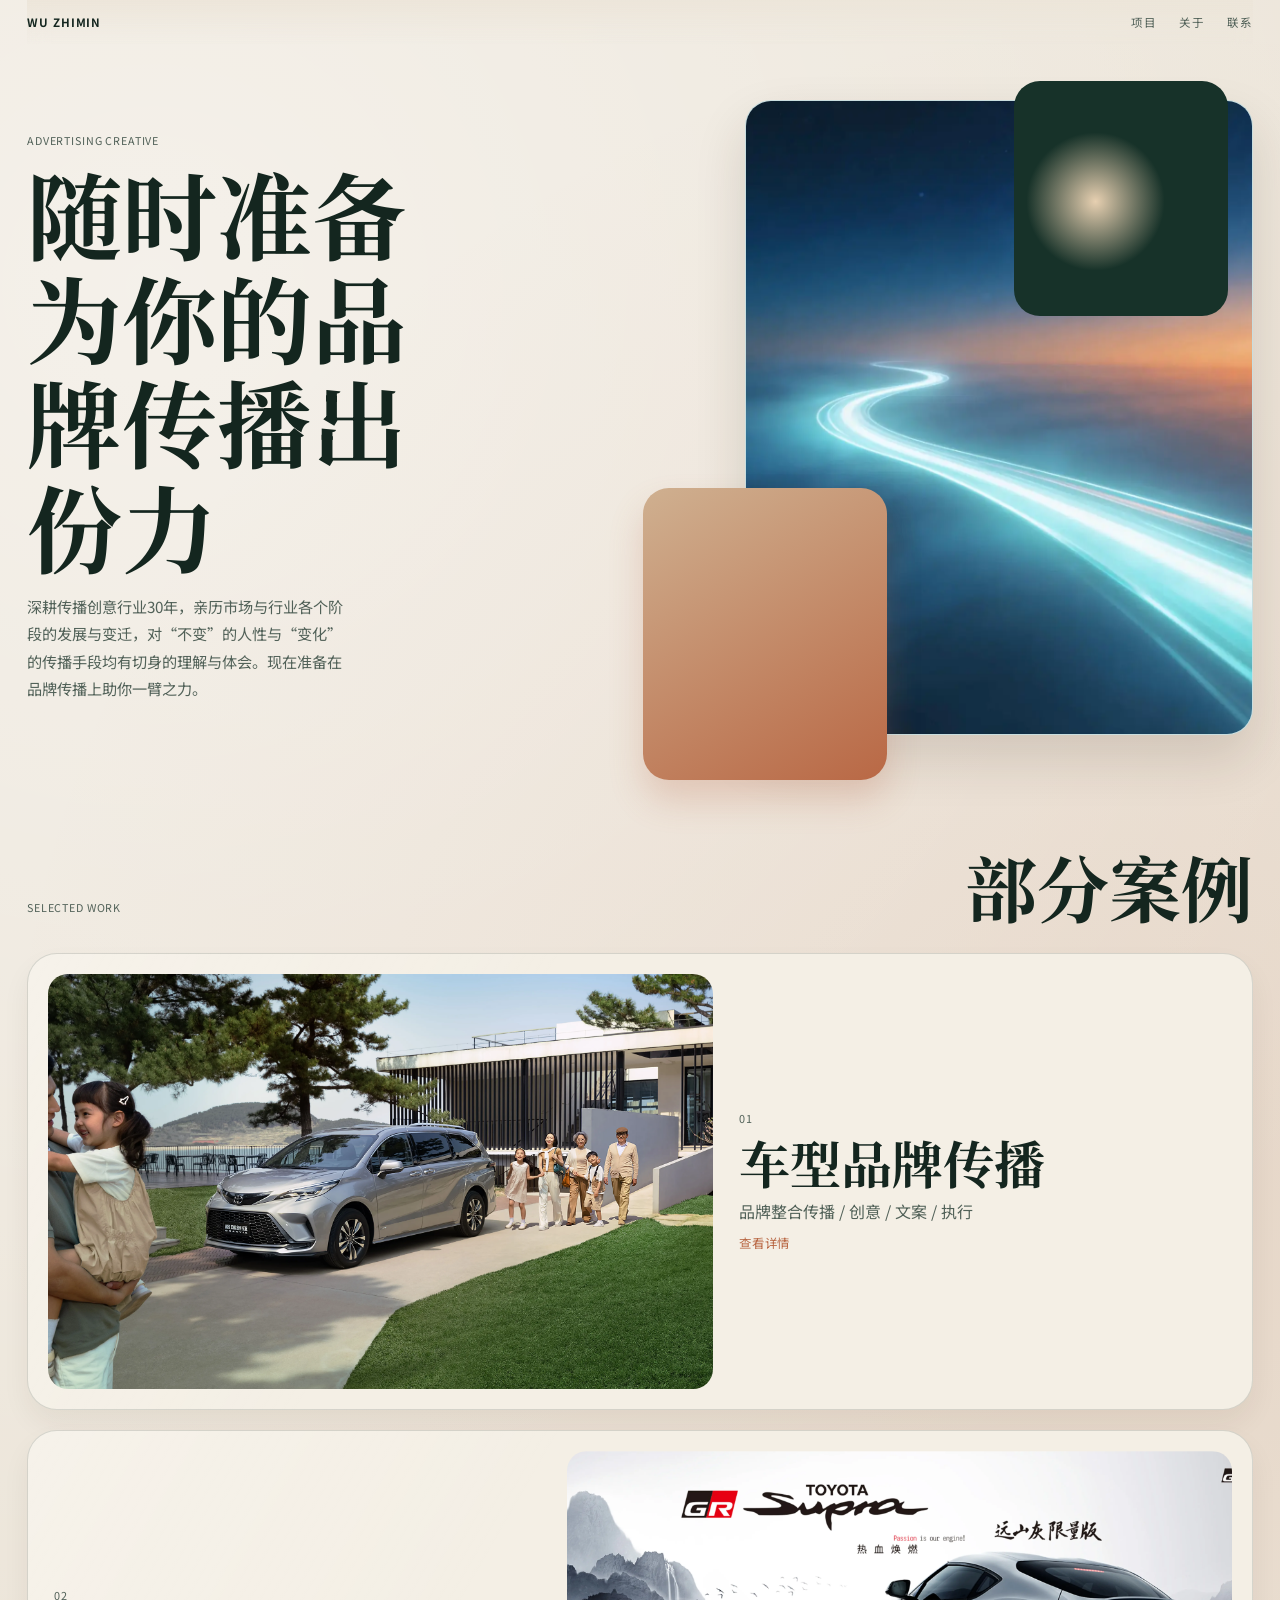
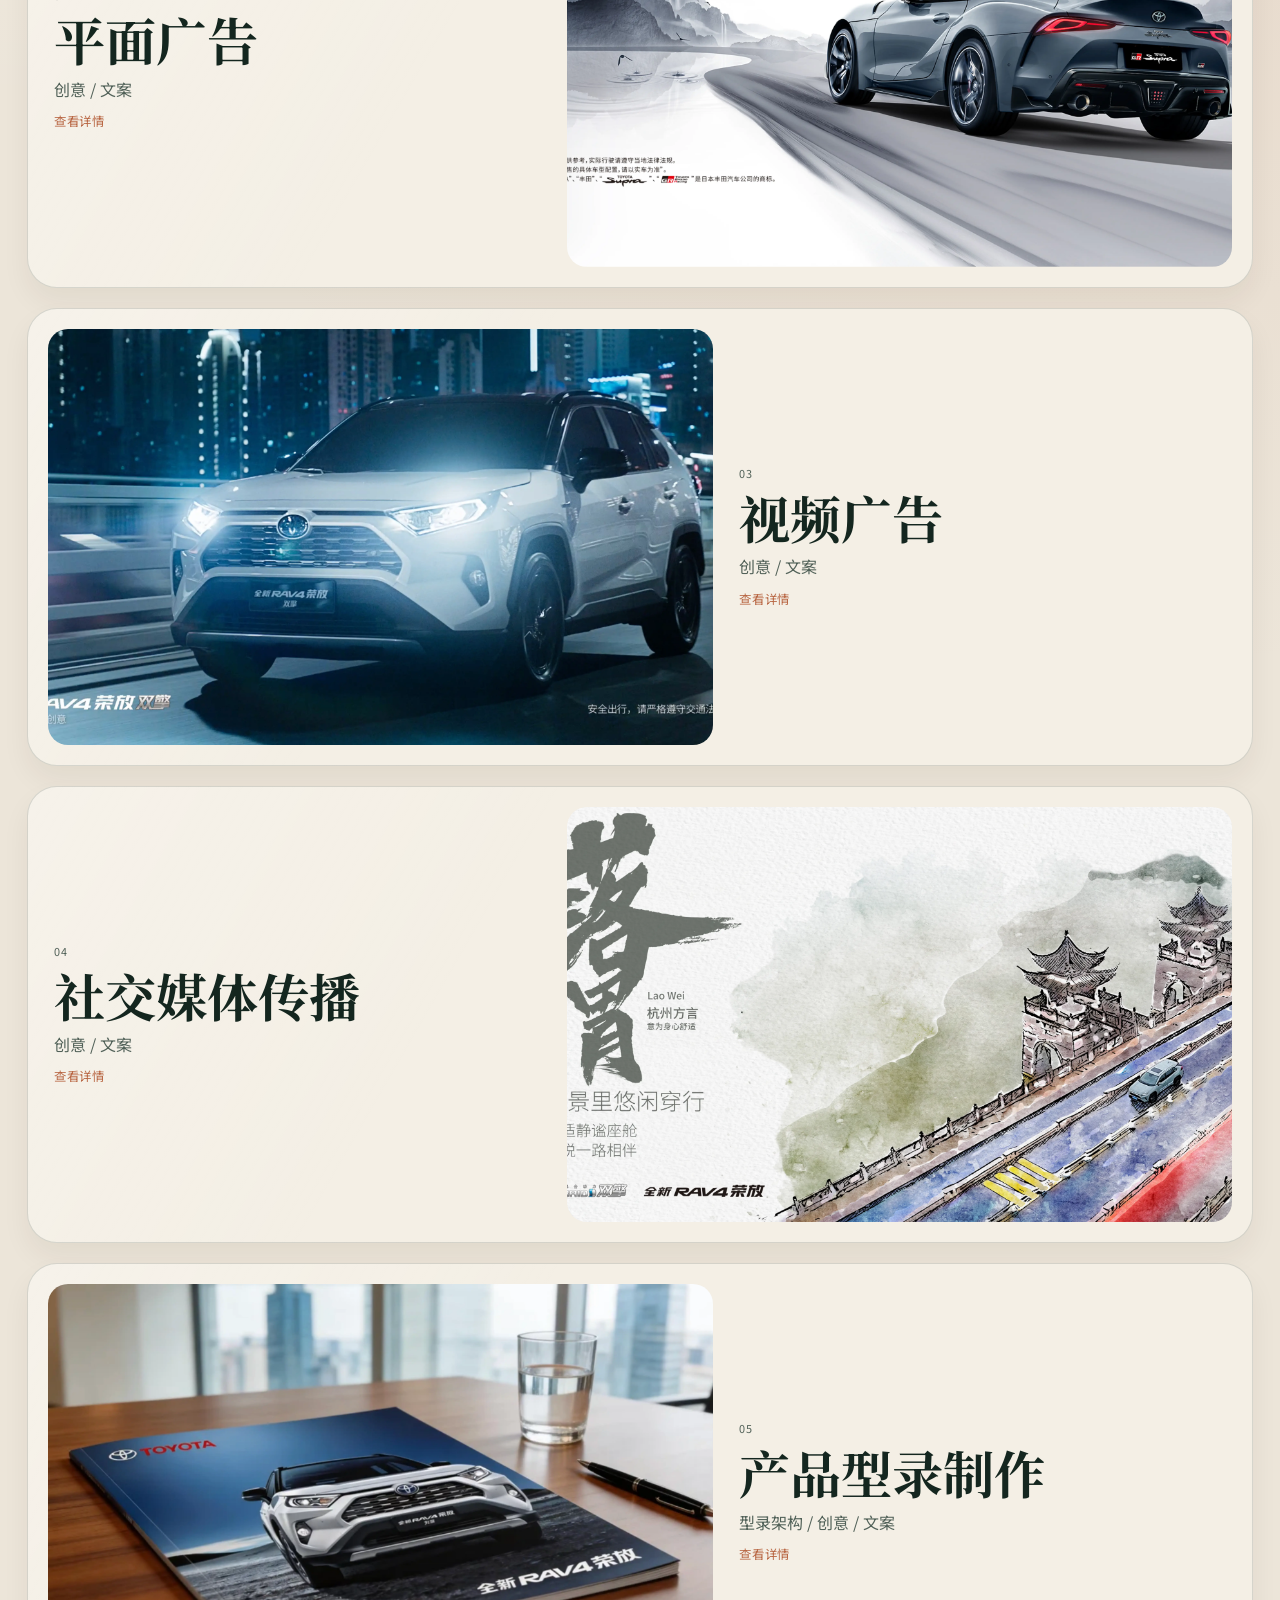
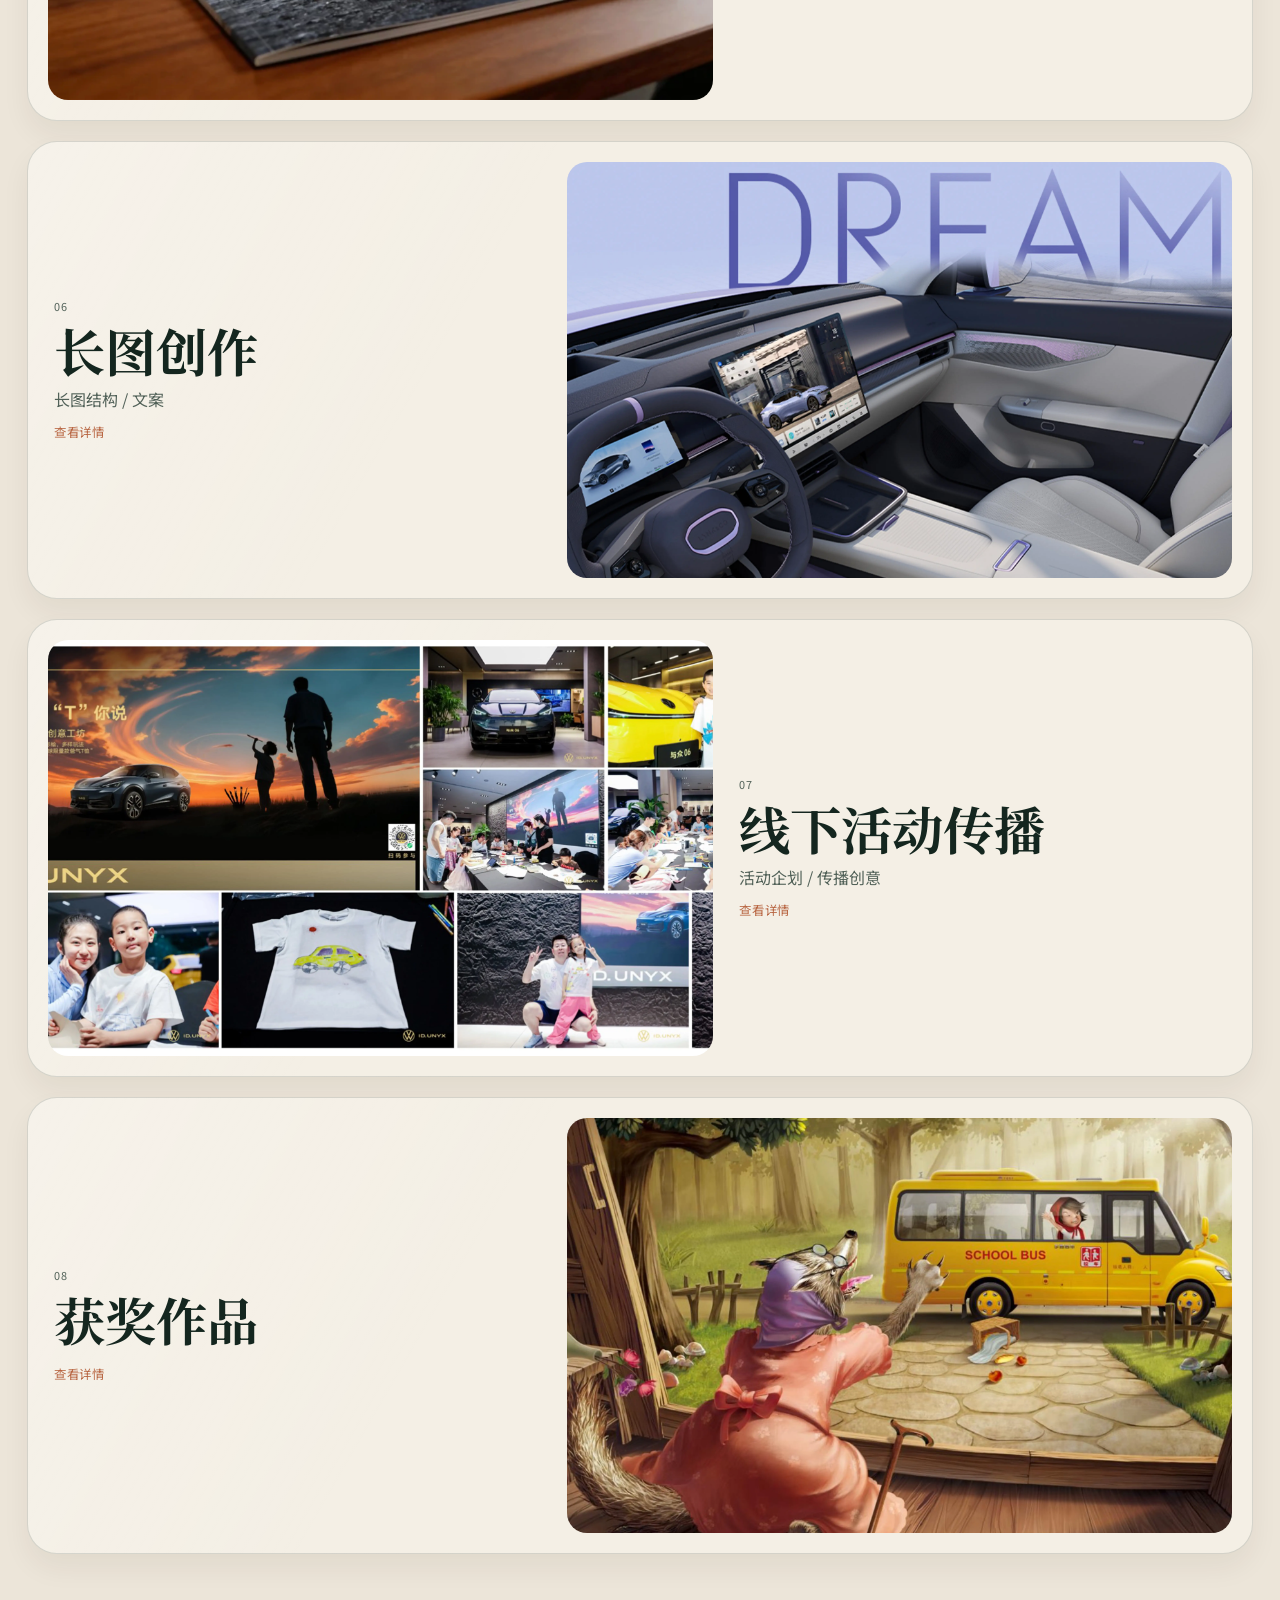
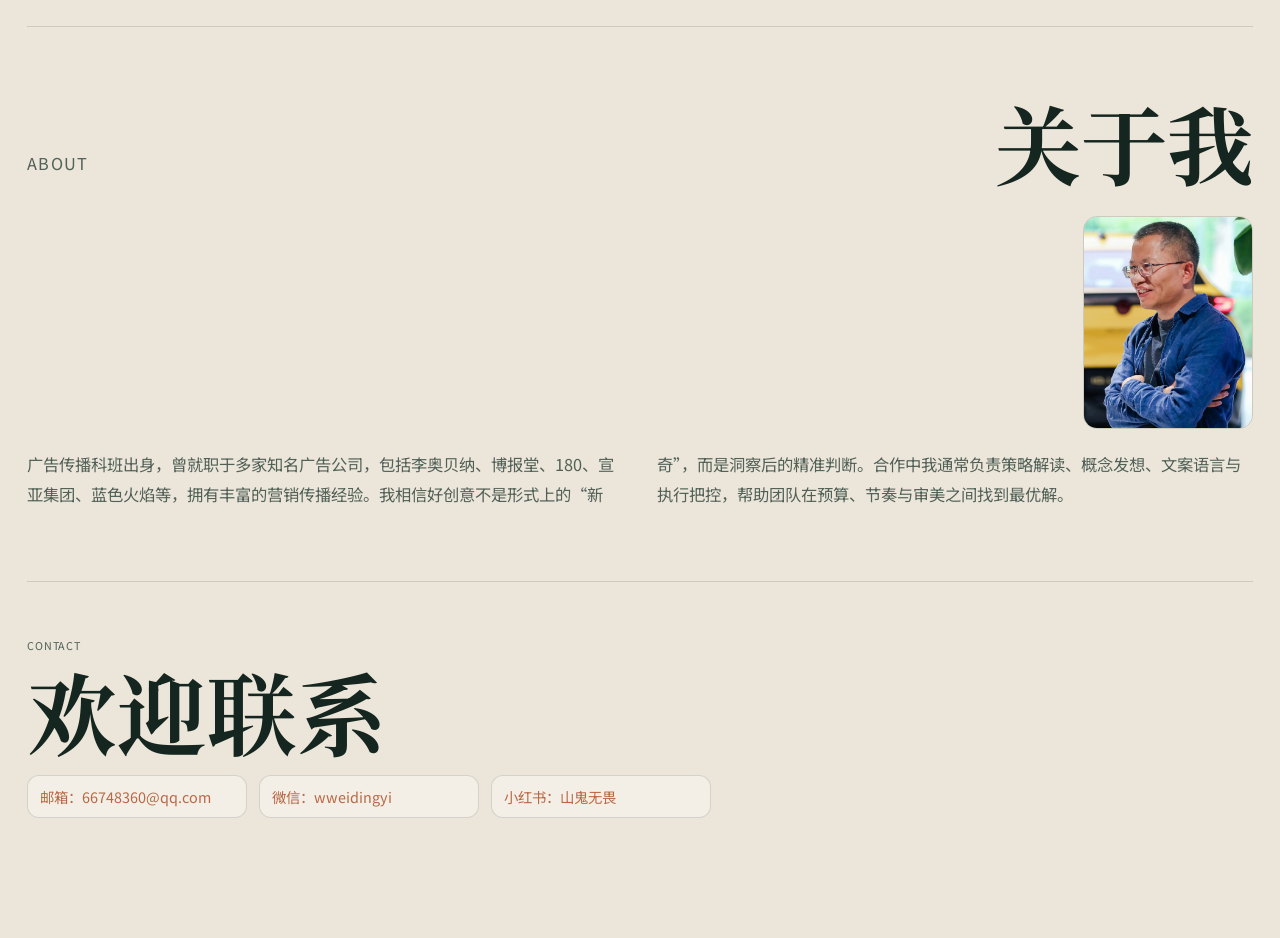
<file: index.html>
<!DOCTYPE html>
<html lang="zh-CN">
  <head>
    <meta charset="UTF-8" />
    <meta name="viewport" content="width=device-width, initial-scale=1.0" />
    <title>吴志民 | 广告创意人</title>
    <meta
      name="description"
      content="吴志民，广告创意人。深耕传播创意行业30年，品牌整合传播与创意文案。"
    />
    <link rel="preconnect" href="https://fonts.googleapis.com" />
    <link rel="preconnect" href="https://fonts.gstatic.com" crossorigin />
    <link
      href="https://fonts.googleapis.com/css2?family=Noto+Sans+SC:wght@400;500;700&family=Noto+Serif+SC:wght@500;700&display=swap"
      rel="stylesheet"
    />
    <link rel="stylesheet" href="styles.css" />
  </head>
  <body>
    <header class="site-header" id="top">
      <a href="#top" class="brand">WU ZHIMIN</a>
      <nav class="site-nav" aria-label="页面导航">
        <a href="#projects">项目</a>
        <a href="#about">关于</a>
        <a href="#contact">联系</a>
      </nav>
    </header>

    <main>
      <section class="hero">
        <div class="hero-copy">
          <p class="eyebrow">Advertising Creative</p>
          <h1>随时准备为你的品牌传播出份力</h1>
          <p class="hero-intro">
            深耕传播创意行业30年，亲历市场与行业各个阶段的发展与变迁，对“不变”的人性与“变化”的传播手段均有切身的理解与体会。现在准备在品牌传播上助你一臂之力。
          </p>
        </div>
        <figure class="hero-media">
          <div class="hero-photo-wrap">
            <img
              src="images/hero-creative.webp"
              alt="创意传播视觉示意"
              loading="eager"
            />
            <span class="hero-shape hero-shape-dark"></span>
            <span class="hero-shape hero-shape-glow"></span>
            <span class="hero-shape hero-shape-warm"></span>
          </div>
        </figure>
      </section>

      <section class="projects" id="projects">
        <div class="section-head">
          <p class="eyebrow">Selected Work</p>
          <h2>部分案例</h2>
        </div>

        <ol class="project-list">
          <li>
            <article class="project-card">
              <figure class="project-media">
                <img src="images/project-01-cover.webp" alt="车型品牌传播" loading="lazy" />
              </figure>
              <div class="project-content">
                <p class="project-kicker">01</p>
                <h3>车型品牌传播</h3>
                <p class="project-meta">品牌整合传播 / 创意 / 文案 / 执行</p>
                <a class="project-link" href="pages/project-01.html">查看详情</a>
              </div>
            </article>
          </li>
          <li>
            <article class="project-card">
              <figure class="project-media">
                <img src="images/project-02-cover.webp" alt="平面广告" loading="lazy" />
              </figure>
              <div class="project-content">
                <p class="project-kicker">02</p>
                <h3>平面广告</h3>
                <p class="project-meta">创意 / 文案</p>
                <a class="project-link" href="pages/project-02.html">查看详情</a>
              </div>
            </article>
          </li>
          <li>
            <article class="project-card">
              <figure class="project-media">
                <img src="images/project-03-cover.webp" alt="视频广告" loading="lazy" />
              </figure>
              <div class="project-content">
                <p class="project-kicker">03</p>
                <h3>视频广告</h3>
                <p class="project-meta">创意 / 文案</p>
                <a class="project-link" href="pages/project-03.html">查看详情</a>
              </div>
            </article>
          </li>
          <li>
            <article class="project-card">
              <figure class="project-media">
                <img src="images/project-04-cover.webp" alt="社交媒体传播" loading="lazy" />
              </figure>
              <div class="project-content">
                <p class="project-kicker">04</p>
                <h3>社交媒体传播</h3>
                <p class="project-meta">创意 / 文案</p>
                <a class="project-link" href="pages/project-04.html">查看详情</a>
              </div>
            </article>
          </li>
          <li>
            <article class="project-card">
              <figure class="project-media">
                <img src="images/project-05-cover.webp" alt="产品型录制作" loading="lazy" />
              </figure>
              <div class="project-content">
                <p class="project-kicker">05</p>
                <h3>产品型录制作</h3>
                <p class="project-meta">型录架构 / 创意 / 文案</p>
                <a class="project-link" href="pages/project-05.html">查看详情</a>
              </div>
            </article>
          </li>
          <li>
            <article class="project-card">
              <figure class="project-media">
                <img src="images/project-06-cover.webp" alt="长图创作" loading="lazy" />
              </figure>
              <div class="project-content">
                <p class="project-kicker">06</p>
                <h3>长图创作</h3>
                <p class="project-meta">长图结构 / 文案</p>
                <a class="project-link" href="pages/project-06.html">查看详情</a>
              </div>
            </article>
          </li>
          <li>
            <article class="project-card">
              <figure class="project-media">
                <img src="images/project-07-cover.webp" alt="线下活动传播" loading="lazy" />
              </figure>
              <div class="project-content">
                <p class="project-kicker">07</p>
                <h3>线下活动传播</h3>
                <p class="project-meta">活动企划 / 传播创意</p>
                <a class="project-link" href="pages/project-07.html">查看详情</a>
              </div>
            </article>
          </li>
          <li>
            <article class="project-card">
              <figure class="project-media">
                <img src="images/project-08-cover.webp" alt="获奖作品" loading="lazy" />
              </figure>
              <div class="project-content">
                <p class="project-kicker">08</p>
                <h3>获奖作品</h3>
                <a class="project-link" href="pages/project-08.html">查看详情</a>
              </div>
            </article>
          </li>
        </ol>
      </section>

      <section class="about" id="about">
        <div class="section-head">
          <p class="eyebrow">About</p>
          <h2>关于我</h2>
        </div>
        <figure class="about-photo">
          <img src="images/about.webp" alt="吴志民" loading="lazy" />
        </figure>
        <p>
          广告传播科班出身，曾就职于多家知名广告公司，包括李奥贝纳、博报堂、180、宣亚集团、蓝色火焰等，拥有丰富的营销传播经验。我相信好创意不是形式上的“新奇”，而是洞察后的精准判断。合作中我通常负责策略解读、概念发想、文案语言与执行把控，帮助团队在预算、节奏与审美之间找到最优解。
        </p>
      </section>

      <section class="contact" id="contact">
        <p class="eyebrow">Contact</p>
        <h2>欢迎联系</h2>
        <div class="contact-links">
          <a href="mailto:66748360@qq.com">邮箱：66748360@qq.com</a>
          <a href="#">微信：wweidingyi</a>
          <a href="#">小红书：山鬼无畏</a>
        </div>
      </section>
    </main>
  </body>
</html>
</file>
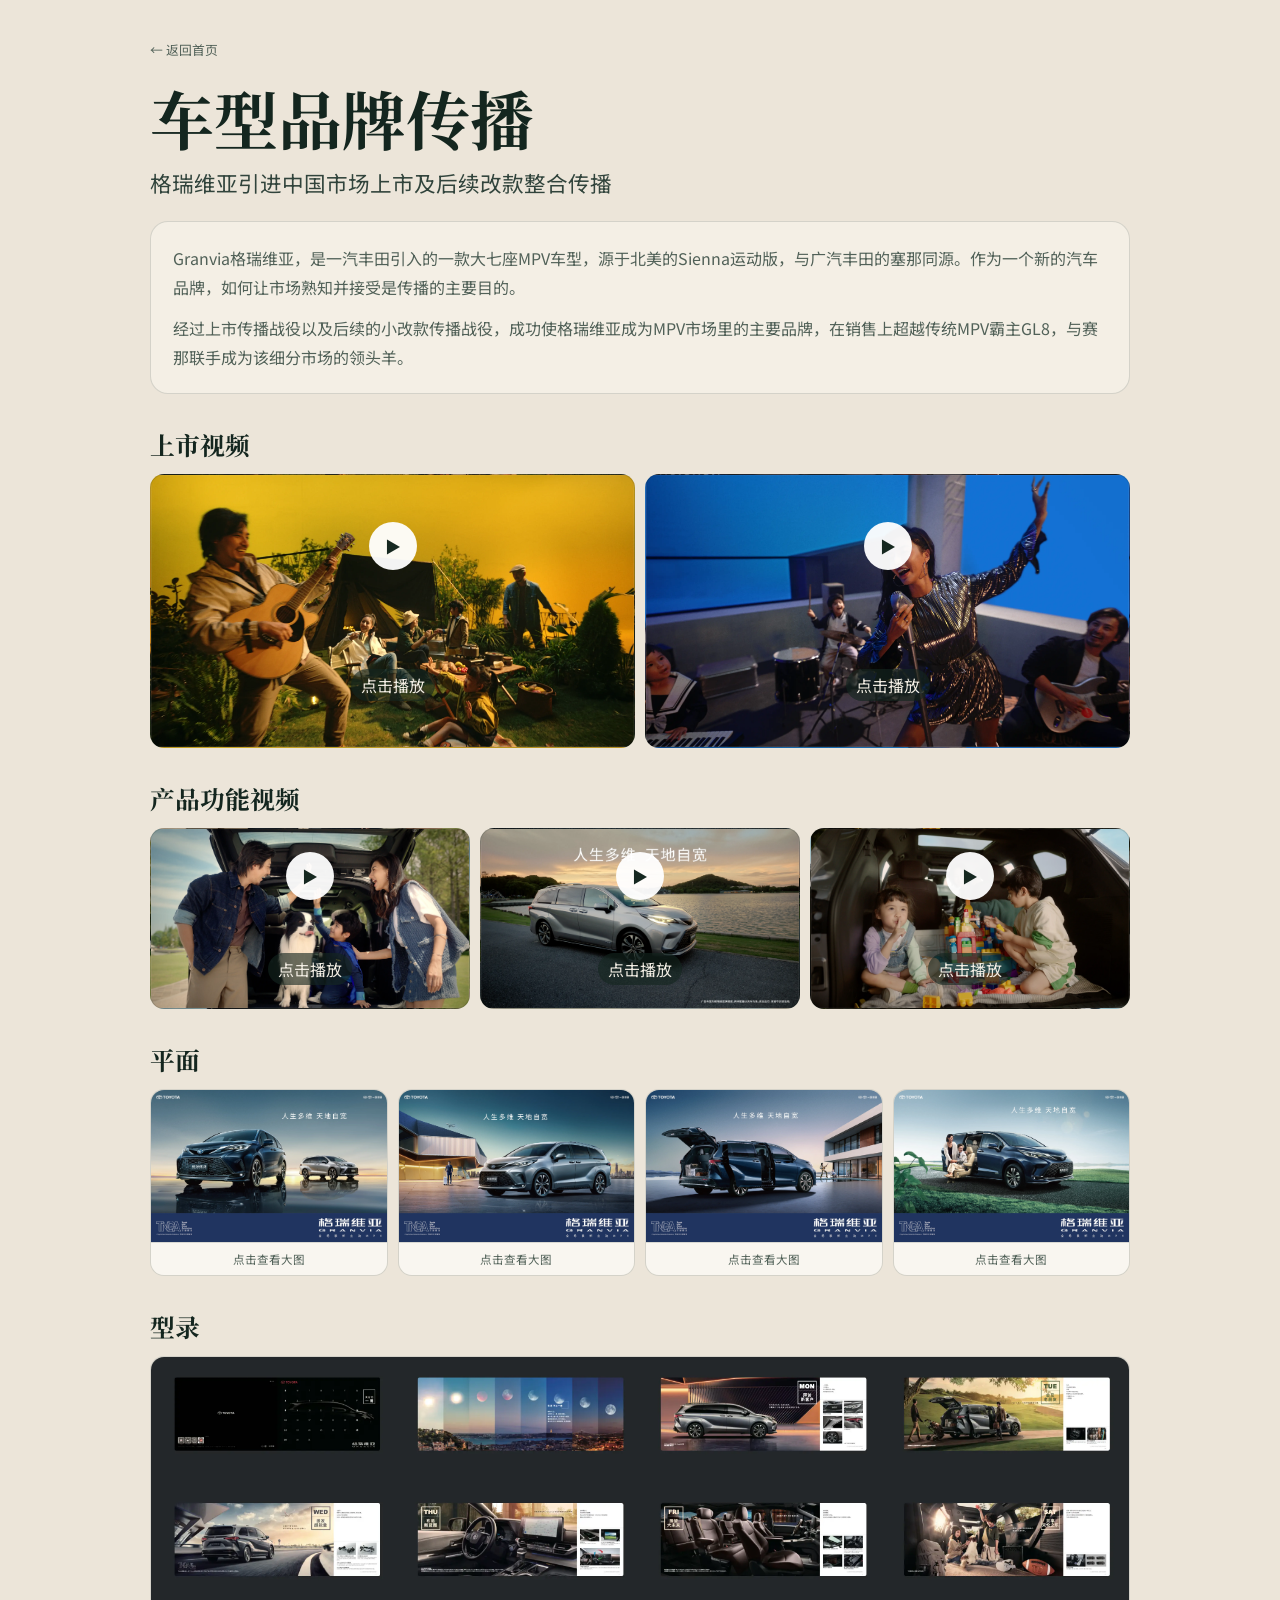
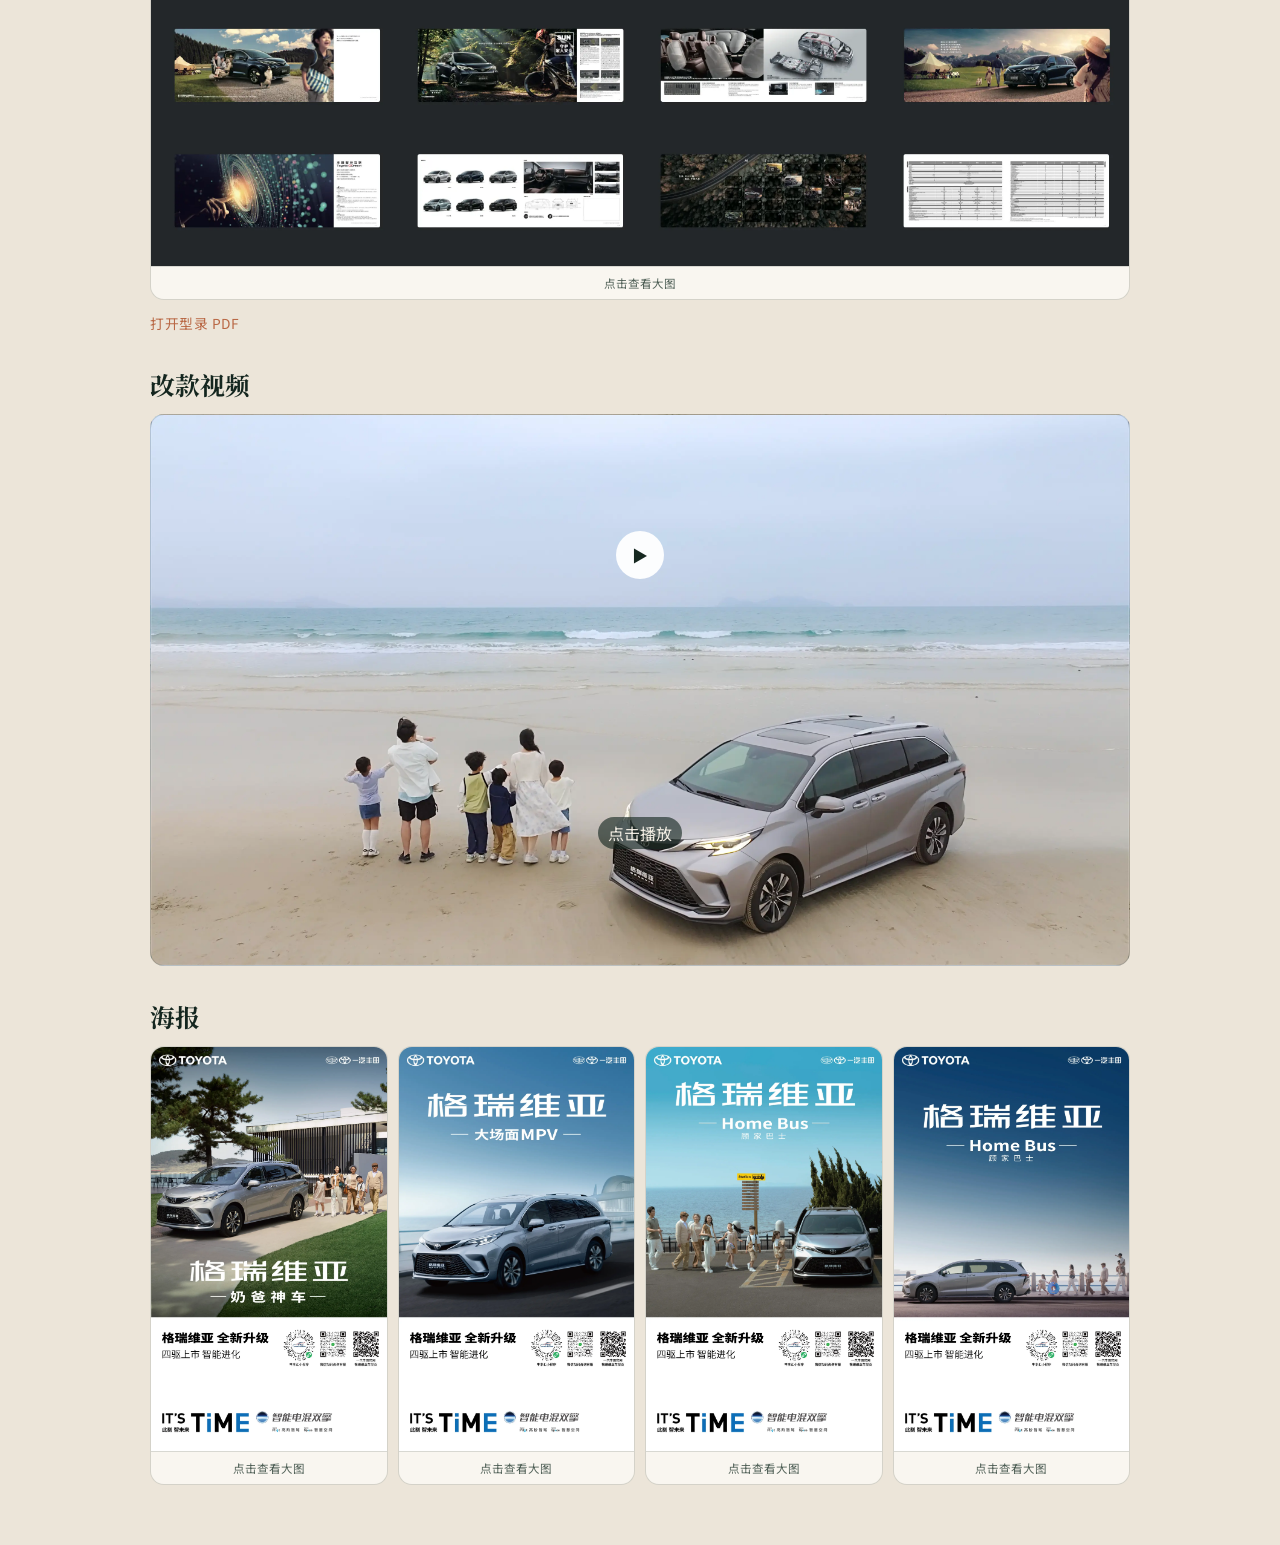
<file: pages/project-01.html>
<!DOCTYPE html>
<html lang="zh-CN">
  <head>
    <meta charset="UTF-8" />
    <meta name="viewport" content="width=device-width, initial-scale=1.0" />
    <title>车型品牌传播 | 吴志民</title>
    <link rel="preconnect" href="https://fonts.googleapis.com" />
    <link rel="preconnect" href="https://fonts.gstatic.com" crossorigin />
    <link href="https://fonts.googleapis.com/css2?family=Noto+Sans+SC:wght@400;500;700&family=Noto+Serif+SC:wght@500;700&display=swap" rel="stylesheet" />
    <link rel="stylesheet" href="project.css" />
  </head>
  <body>
    <main class="page">
      <a class="back" href="../index.html">← 返回首页</a>
      <section class="hero case-hero">
        <h1>车型品牌传播</h1>
        <p class="case-subtitle">格瑞维亚引进中国市场上市及后续改款整合传播</p>
      </section>

      <section class="desc case-intro">
        <p>
          Granvia格瑞维亚，是一汽丰田引入的一款大七座MPV车型，源于北美的Sienna运动版，与广汽丰田的塞那同源。作为一个新的汽车品牌，如何让市场熟知并接受是传播的主要目的。
        </p>
        <p>
          经过上市传播战役以及后续的小改款传播战役，成功使格瑞维亚成为MPV市场里的主要品牌，在销售上超越传统MPV霸主GL8，与赛那联手成为该细分市场的领头羊。
        </p>
      </section>

      <section class="work-group">
        <h2>上市视频</h2>
        <div class="media-grid media-grid-video-2">
          <div class="media-item media-item-video">
            <iframe
              src="https://player.bilibili.com/player.html?isOutside=true&aid=116299795663700&bvid=BV1DvXPB8EWV&cid=37015653127&p=1"
              data-poster="../images/project-01/work-01-launch-video-01-poster.webp"
              scrolling="no"
              border="0"
              frameborder="no"
              framespacing="0"
              allowfullscreen="true"
            ></iframe>
          </div>
          <div class="media-item media-item-video">
            <iframe
              src="https://player.bilibili.com/player.html?isOutside=true&aid=116299795531823&bvid=BV1gvXPB8EVQ&cid=37015650571&p=1"
              data-poster="../images/project-01/work-01-launch-video-02-poster.webp"
              scrolling="no"
              border="0"
              frameborder="no"
              framespacing="0"
              allowfullscreen="true"
            ></iframe>
          </div>
        </div>
      </section>

      <section class="work-group">
        <h2>产品功能视频</h2>
        <div class="media-grid media-grid-video-3">
          <div class="media-item media-item-video">
            <iframe
              src="https://player.bilibili.com/player.html?isOutside=true&aid=116299795597021&bvid=BV1hvXPB8EKg&cid=37015715951&p=1"
              data-poster="../images/project-01/work-02-feature-video-01-poster.webp"
              scrolling="no"
              border="0"
              frameborder="no"
              framespacing="0"
              allowfullscreen="true"
            ></iframe>
          </div>
          <div class="media-item media-item-video">
            <iframe
              src="https://player.bilibili.com/player.html?isOutside=true&aid=116299795599101&bvid=BV18vXPB8E8s&cid=37015718615&p=1"
              data-poster="../images/project-01/work-02-feature-video-02-poster.webp"
              scrolling="no"
              border="0"
              frameborder="no"
              framespacing="0"
              allowfullscreen="true"
            ></iframe>
          </div>
          <div class="media-item media-item-video">
            <iframe
              src="https://player.bilibili.com/player.html?isOutside=true&aid=116299812310802&bvid=BV1geXPBcEQH&cid=37015719141&p=1"
              data-poster="../images/project-01/work-02-feature-video-03-poster.webp"
              scrolling="no"
              border="0"
              frameborder="no"
              framespacing="0"
              allowfullscreen="true"
            ></iframe>
          </div>
        </div>
      </section>

      <section class="work-group">
        <h2>平面</h2>
        <div class="media-grid media-grid-image-4">
          <figure class="media-item media-item-image">
            <a href="../images/project-01/work-03-print-01.webp" target="_blank" rel="noreferrer">
              <img src="../images/project-01/work-03-print-01.webp" alt="车型品牌传播平面作品1" loading="lazy" />
            </a>
          </figure>
          <figure class="media-item media-item-image">
            <a href="../images/project-01/work-03-print-02.webp" target="_blank" rel="noreferrer">
              <img src="../images/project-01/work-03-print-02.webp" alt="车型品牌传播平面作品2" loading="lazy" />
            </a>
          </figure>
          <figure class="media-item media-item-image">
            <a href="../images/project-01/work-03-print-03.webp" target="_blank" rel="noreferrer">
              <img src="../images/project-01/work-03-print-03.webp" alt="车型品牌传播平面作品3" loading="lazy" />
            </a>
          </figure>
          <figure class="media-item media-item-image">
            <a href="../images/project-01/work-03-print-04.webp" target="_blank" rel="noreferrer">
              <img src="../images/project-01/work-03-print-04.webp" alt="车型品牌传播平面作品4" loading="lazy" />
            </a>
          </figure>
        </div>
      </section>

      <section class="work-group">
        <h2>型录</h2>
        <div class="media-grid media-grid-catalog">
          <figure class="media-item media-item-image media-item-catalog">
            <a href="../docs/project-01/work-04-catalog.pdf" target="_blank" rel="noreferrer">
              <img src="../images/project-01/work-04-catalog-thumb.webp" alt="车型品牌传播型录缩略图，点击查看PDF" loading="lazy" />
            </a>
          </figure>
        </div>
        <p class="catalog-link">
          <a href="../docs/project-01/work-04-catalog.pdf" target="_blank" rel="noreferrer">打开型录 PDF</a>
        </p>
      </section>

      <section class="work-group">
        <h2>改款视频</h2>
        <div class="media-grid media-grid-video-1">
          <div class="media-item media-item-video">
            <iframe
              src="https://player.bilibili.com/player.html?isOutside=true&aid=116299896194596&bvid=BV1GaXPBaETD&cid=37016111444&p=1"
              data-poster="../images/project-01/work-05-refresh-video-poster.webp"
              scrolling="no"
              border="0"
              frameborder="no"
              framespacing="0"
              allowfullscreen="true"
            ></iframe>
          </div>
        </div>
      </section>

      <section class="work-group">
        <h2>海报</h2>
        <div class="media-grid media-grid-image-4">
          <figure class="media-item media-item-image">
            <a href="../images/project-01/work-06-print-01.webp" target="_blank" rel="noreferrer">
              <img src="../images/project-01/work-06-print-01.webp" alt="车型品牌传播改款平面作品1" loading="lazy" />
            </a>
          </figure>
          <figure class="media-item media-item-image">
            <a href="../images/project-01/work-06-print-02.webp" target="_blank" rel="noreferrer">
              <img src="../images/project-01/work-06-print-02.webp" alt="车型品牌传播改款平面作品2" loading="lazy" />
            </a>
          </figure>
          <figure class="media-item media-item-image">
            <a href="../images/project-01/work-06-print-03.webp" target="_blank" rel="noreferrer">
              <img src="../images/project-01/work-06-print-03.webp" alt="车型品牌传播改款平面作品3" loading="lazy" />
            </a>
          </figure>
          <figure class="media-item media-item-image">
            <a href="../images/project-01/work-06-print-04.webp" target="_blank" rel="noreferrer">
              <img src="../images/project-01/work-06-print-04.webp" alt="车型品牌传播改款平面作品4" loading="lazy" />
            </a>
          </figure>
        </div>
      </section>
    </main>
    <script src="project-video-embed.js"></script>
  </body>
</html>
</file>
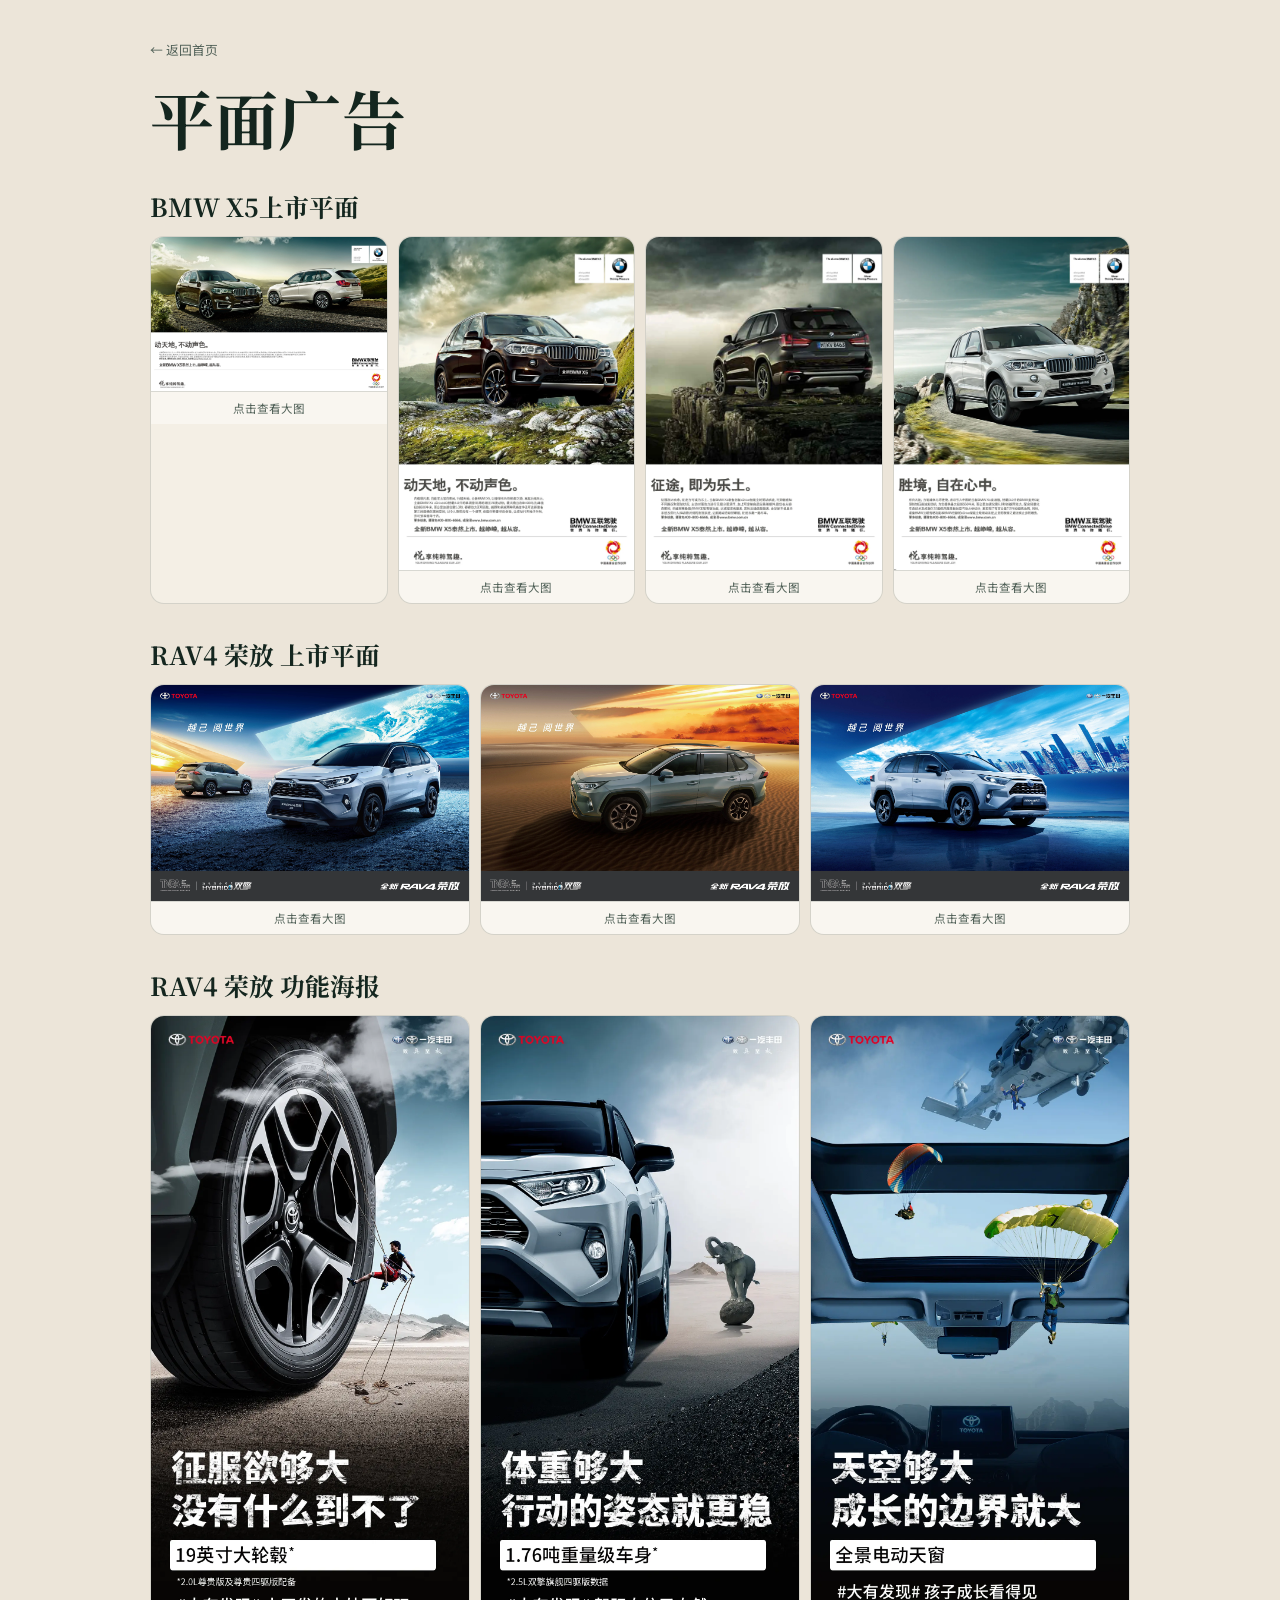
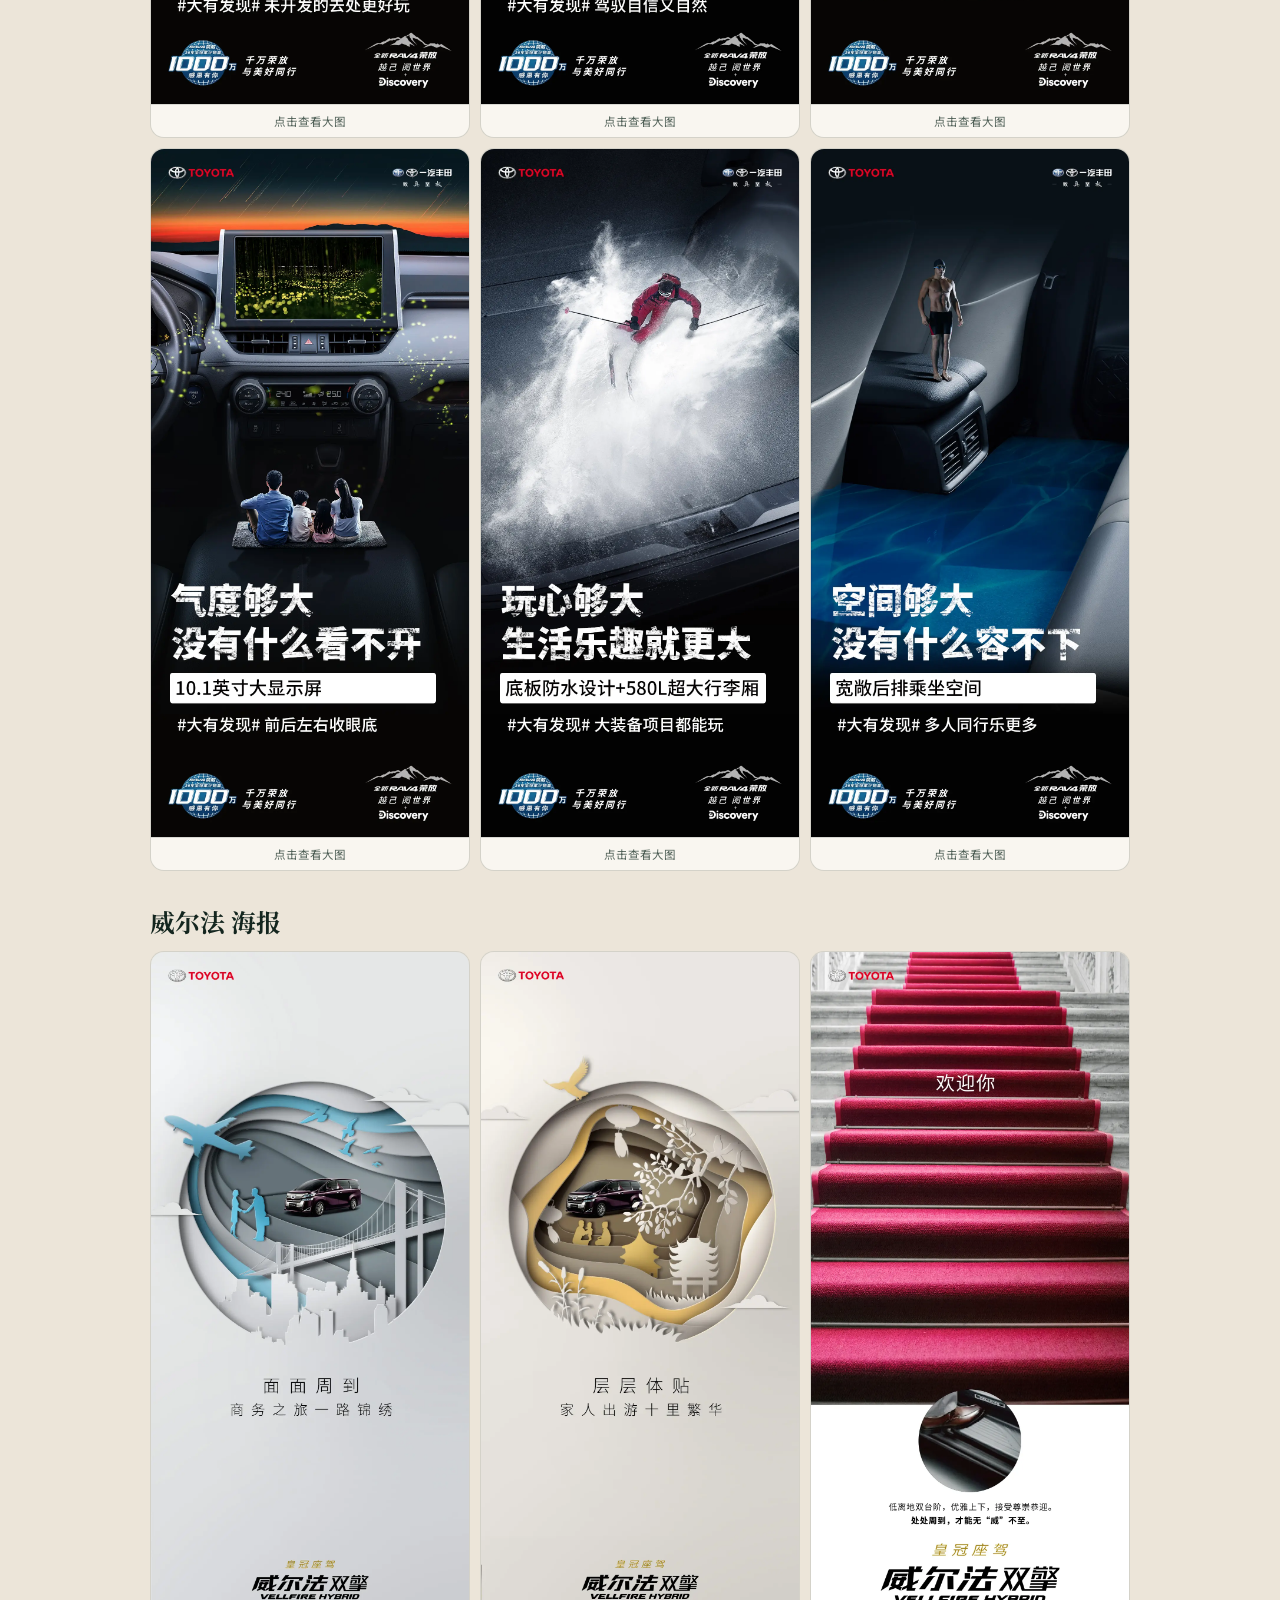
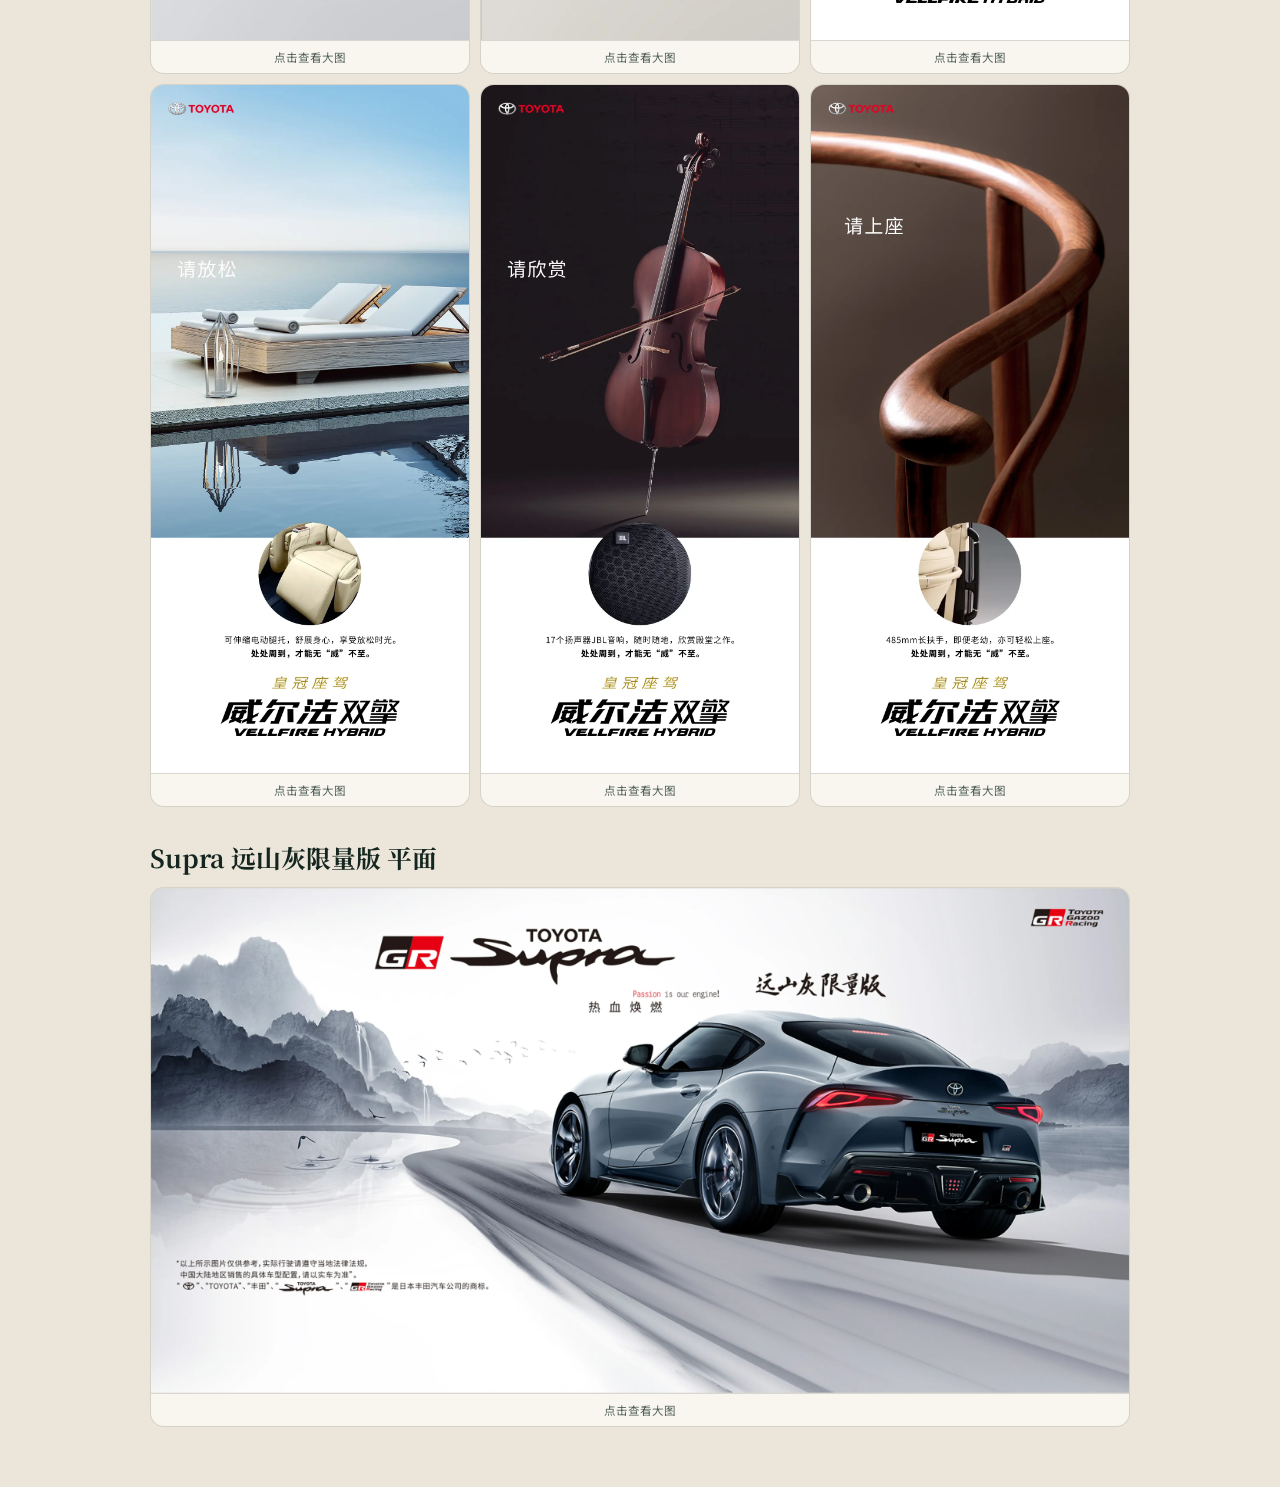
<file: pages/project-02.html>
<!DOCTYPE html>
<html lang="zh-CN">
  <head>
    <meta charset="UTF-8" />
    <meta name="viewport" content="width=device-width, initial-scale=1.0" />
    <title>平面广告 | 吴志民</title>
    <link rel="preconnect" href="https://fonts.googleapis.com" />
    <link rel="preconnect" href="https://fonts.gstatic.com" crossorigin />
    <link href="https://fonts.googleapis.com/css2?family=Noto+Sans+SC:wght@400;500;700&family=Noto+Serif+SC:wght@500;700&display=swap" rel="stylesheet" />
    <link rel="stylesheet" href="project.css" />
  </head>
  <body>
    <main class="page">
      <a class="back" href="../index.html">← 返回首页</a>
      <section class="hero case-hero">
        <h1>平面广告</h1>
      </section>

      <section class="work-group">
        <h2>BMW X5上市平面</h2>
        <div class="media-grid media-grid-image-4">
          <figure class="media-item media-item-image">
            <a href="../images/project-02/work-01-print-01.webp" target="_blank" rel="noreferrer">
              <img src="../images/project-02/work-01-print-01.webp" alt="BMW X5上市平面1" loading="lazy" />
            </a>
          </figure>
          <figure class="media-item media-item-image">
            <a href="../images/project-02/work-01-print-02.webp" target="_blank" rel="noreferrer">
              <img src="../images/project-02/work-01-print-02.webp" alt="BMW X5上市平面2" loading="lazy" />
            </a>
          </figure>
          <figure class="media-item media-item-image">
            <a href="../images/project-02/work-01-print-03.webp" target="_blank" rel="noreferrer">
              <img src="../images/project-02/work-01-print-03.webp" alt="BMW X5上市平面3" loading="lazy" />
            </a>
          </figure>
          <figure class="media-item media-item-image">
            <a href="../images/project-02/work-01-print-04.webp" target="_blank" rel="noreferrer">
              <img src="../images/project-02/work-01-print-04.webp" alt="BMW X5上市平面4" loading="lazy" />
            </a>
          </figure>
        </div>
      </section>

      <section class="work-group">
        <h2>RAV4 荣放 上市平面</h2>
        <div class="media-grid media-grid-image-3">
          <figure class="media-item media-item-image">
            <a href="../images/project-02/work-02-print-01.webp" target="_blank" rel="noreferrer">
              <img src="../images/project-02/work-02-print-01.webp" alt="RAV4荣放上市平面1" loading="lazy" />
            </a>
          </figure>
          <figure class="media-item media-item-image">
            <a href="../images/project-02/work-02-print-02.webp" target="_blank" rel="noreferrer">
              <img src="../images/project-02/work-02-print-02.webp" alt="RAV4荣放上市平面2" loading="lazy" />
            </a>
          </figure>
          <figure class="media-item media-item-image">
            <a href="../images/project-02/work-02-print-03.webp" target="_blank" rel="noreferrer">
              <img src="../images/project-02/work-02-print-03.webp" alt="RAV4荣放上市平面3" loading="lazy" />
            </a>
          </figure>
        </div>
      </section>

      <section class="work-group">
        <h2>RAV4 荣放 功能海报</h2>
        <div class="media-grid media-grid-image-6">
          <figure class="media-item media-item-image">
            <a href="../images/project-02/work-03-print-01.webp" target="_blank" rel="noreferrer">
              <img src="../images/project-02/work-03-print-01.webp" alt="RAV4荣放功能海报1" loading="lazy" />
            </a>
          </figure>
          <figure class="media-item media-item-image">
            <a href="../images/project-02/work-03-print-02.webp" target="_blank" rel="noreferrer">
              <img src="../images/project-02/work-03-print-02.webp" alt="RAV4荣放功能海报2" loading="lazy" />
            </a>
          </figure>
          <figure class="media-item media-item-image">
            <a href="../images/project-02/work-03-print-03.webp" target="_blank" rel="noreferrer">
              <img src="../images/project-02/work-03-print-03.webp" alt="RAV4荣放功能海报3" loading="lazy" />
            </a>
          </figure>
          <figure class="media-item media-item-image">
            <a href="../images/project-02/work-03-print-04.webp" target="_blank" rel="noreferrer">
              <img src="../images/project-02/work-03-print-04.webp" alt="RAV4荣放功能海报4" loading="lazy" />
            </a>
          </figure>
          <figure class="media-item media-item-image">
            <a href="../images/project-02/work-03-print-05.webp" target="_blank" rel="noreferrer">
              <img src="../images/project-02/work-03-print-05.webp" alt="RAV4荣放功能海报5" loading="lazy" />
            </a>
          </figure>
          <figure class="media-item media-item-image">
            <a href="../images/project-02/work-03-print-06.webp" target="_blank" rel="noreferrer">
              <img src="../images/project-02/work-03-print-06.webp" alt="RAV4荣放功能海报6" loading="lazy" />
            </a>
          </figure>
        </div>
      </section>

      <section class="work-group">
        <h2>威尔法 海报</h2>
        <div class="media-grid media-grid-image-6">
          <figure class="media-item media-item-image">
            <a href="../images/project-02/work-04-print-01.webp" target="_blank" rel="noreferrer">
              <img src="../images/project-02/work-04-print-01.webp" alt="威尔法海报1" loading="lazy" />
            </a>
          </figure>
          <figure class="media-item media-item-image">
            <a href="../images/project-02/work-04-print-02.webp" target="_blank" rel="noreferrer">
              <img src="../images/project-02/work-04-print-02.webp" alt="威尔法海报2" loading="lazy" />
            </a>
          </figure>
          <figure class="media-item media-item-image">
            <a href="../images/project-02/work-04-print-03.webp" target="_blank" rel="noreferrer">
              <img src="../images/project-02/work-04-print-03.webp" alt="威尔法海报3" loading="lazy" />
            </a>
          </figure>
          <figure class="media-item media-item-image">
            <a href="../images/project-02/work-04-print-04.webp" target="_blank" rel="noreferrer">
              <img src="../images/project-02/work-04-print-04.webp" alt="威尔法海报4" loading="lazy" />
            </a>
          </figure>
          <figure class="media-item media-item-image">
            <a href="../images/project-02/work-04-print-05.webp" target="_blank" rel="noreferrer">
              <img src="../images/project-02/work-04-print-05.webp" alt="威尔法海报5" loading="lazy" />
            </a>
          </figure>
          <figure class="media-item media-item-image">
            <a href="../images/project-02/work-04-print-06.webp" target="_blank" rel="noreferrer">
              <img src="../images/project-02/work-04-print-06.webp" alt="威尔法海报6" loading="lazy" />
            </a>
          </figure>
        </div>
      </section>

      <section class="work-group">
        <h2>Supra 远山灰限量版 平面</h2>
        <div class="media-grid media-grid-image-1">
          <figure class="media-item media-item-image">
            <a href="../images/project-02/work-05-print.webp" target="_blank" rel="noreferrer">
              <img src="../images/project-02/work-05-print.webp" alt="Supra远山灰限量版平面" loading="lazy" />
            </a>
          </figure>
        </div>
      </section>
    </main>
  </body>
</html>
</file>
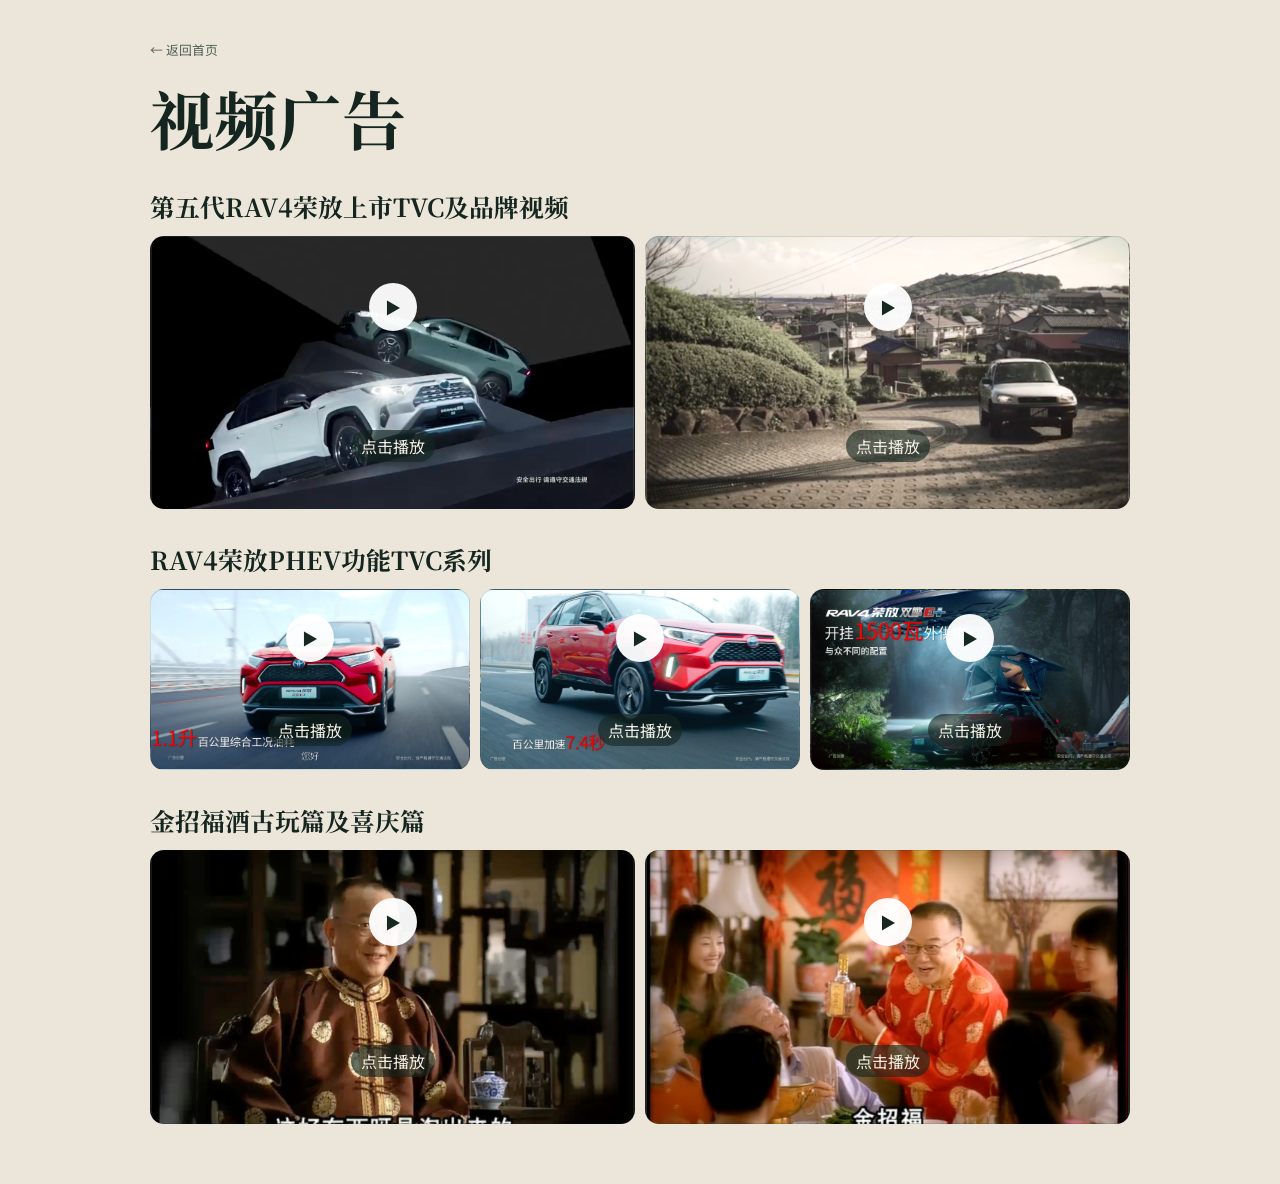
<file: pages/project-03.html>
<!DOCTYPE html>
<html lang="zh-CN">
  <head>
    <meta charset="UTF-8" />
    <meta name="viewport" content="width=device-width, initial-scale=1.0" />
    <title>视频广告 | 吴志民</title>
    <link rel="preconnect" href="https://fonts.googleapis.com" />
    <link rel="preconnect" href="https://fonts.gstatic.com" crossorigin />
    <link href="https://fonts.googleapis.com/css2?family=Noto+Sans+SC:wght@400;500;700&family=Noto+Serif+SC:wght@500;700&display=swap" rel="stylesheet" />
    <link rel="stylesheet" href="project.css" />
  </head>
  <body>
    <main class="page">
      <a class="back" href="../index.html">← 返回首页</a>
      <section class="hero case-hero">
        <h1>视频广告</h1>
      </section>

      <section class="work-group">
        <h2>第五代RAV4荣放上市TVC及品牌视频</h2>
        <div class="media-grid media-grid-video-2">
          <div class="media-item media-item-video">
            <iframe
              src="https://player.bilibili.com/player.html?isOutside=true&aid=116299812309051&bvid=BV1geXPBcEog&cid=37015781414&p=1"
              data-poster="../images/project-03/work-01-launch-video-poster.webp"
              scrolling="no"
              border="0"
              frameborder="no"
              framespacing="0"
              allowfullscreen="true"
            ></iframe>
          </div>
          <div class="media-item media-item-video">
            <iframe
              src="https://player.bilibili.com/player.html?isOutside=true&aid=116299812310893&bvid=BV1geXPBcEQw&cid=37015782141&p=1"
              data-poster="../images/project-03/work-01-brand-video-poster.webp"
              scrolling="no"
              border="0"
              frameborder="no"
              framespacing="0"
              allowfullscreen="true"
            ></iframe>
          </div>
        </div>
      </section>

      <section class="work-group">
        <h2>RAV4荣放PHEV功能TVC系列</h2>
        <div class="media-grid media-grid-video-3">
          <div class="media-item media-item-video">
            <iframe
              src="https://player.bilibili.com/player.html?isOutside=true&aid=116299812308634&bvid=BV13eXPBcEnR&cid=37015783137&p=1"
              data-poster="../images/project-03/work-02-feature-video-01-poster.webp"
              scrolling="no"
              border="0"
              frameborder="no"
              framespacing="0"
              allowfullscreen="true"
            ></iframe>
          </div>
          <div class="media-item media-item-video">
            <iframe
              src="https://player.bilibili.com/player.html?isOutside=true&aid=116299812309179&bvid=BV1geXPBcE9Z&cid=37015783986&p=1"
              data-poster="../images/project-03/work-02-feature-video-02-poster.webp"
              scrolling="no"
              border="0"
              frameborder="no"
              framespacing="0"
              allowfullscreen="true"
            ></iframe>
          </div>
          <div class="media-item media-item-video">
            <iframe
              src="https://player.bilibili.com/player.html?isOutside=true&aid=116299812311007&bvid=BV1geXPBcEmZ&cid=37015784846&p=1"
              data-poster="../images/project-03/work-02-feature-video-03-poster.webp"
              scrolling="no"
              border="0"
              frameborder="no"
              framespacing="0"
              allowfullscreen="true"
            ></iframe>
          </div>
        </div>
      </section>

      <section class="work-group">
        <h2>金招福酒古玩篇及喜庆篇</h2>
        <div class="media-grid media-grid-video-2">
          <div class="media-item media-item-video">
            <iframe
              src="https://player.bilibili.com/player.html?isOutside=true&aid=116299980082327&bvid=BV14FXPBWEWp&cid=37016701856&p=1"
              data-poster="../images/project-03/work-03-antique-video-poster.webp"
              scrolling="no"
              border="0"
              frameborder="no"
              framespacing="0"
              allowfullscreen="true"
            ></iframe>
          </div>
          <div class="media-item media-item-video">
            <iframe
              src="https://player.bilibili.com/player.html?isOutside=true&aid=116299980080565&bvid=BV1tFXPBWENr&cid=37016766476&p=1"
              data-poster="../images/project-03/work-03-festive-video-poster.webp"
              scrolling="no"
              border="0"
              frameborder="no"
              framespacing="0"
              allowfullscreen="true"
            ></iframe>
          </div>
        </div>
      </section>
    </main>
    <script src="project-video-embed.js"></script>
  </body>
</html>
</file>
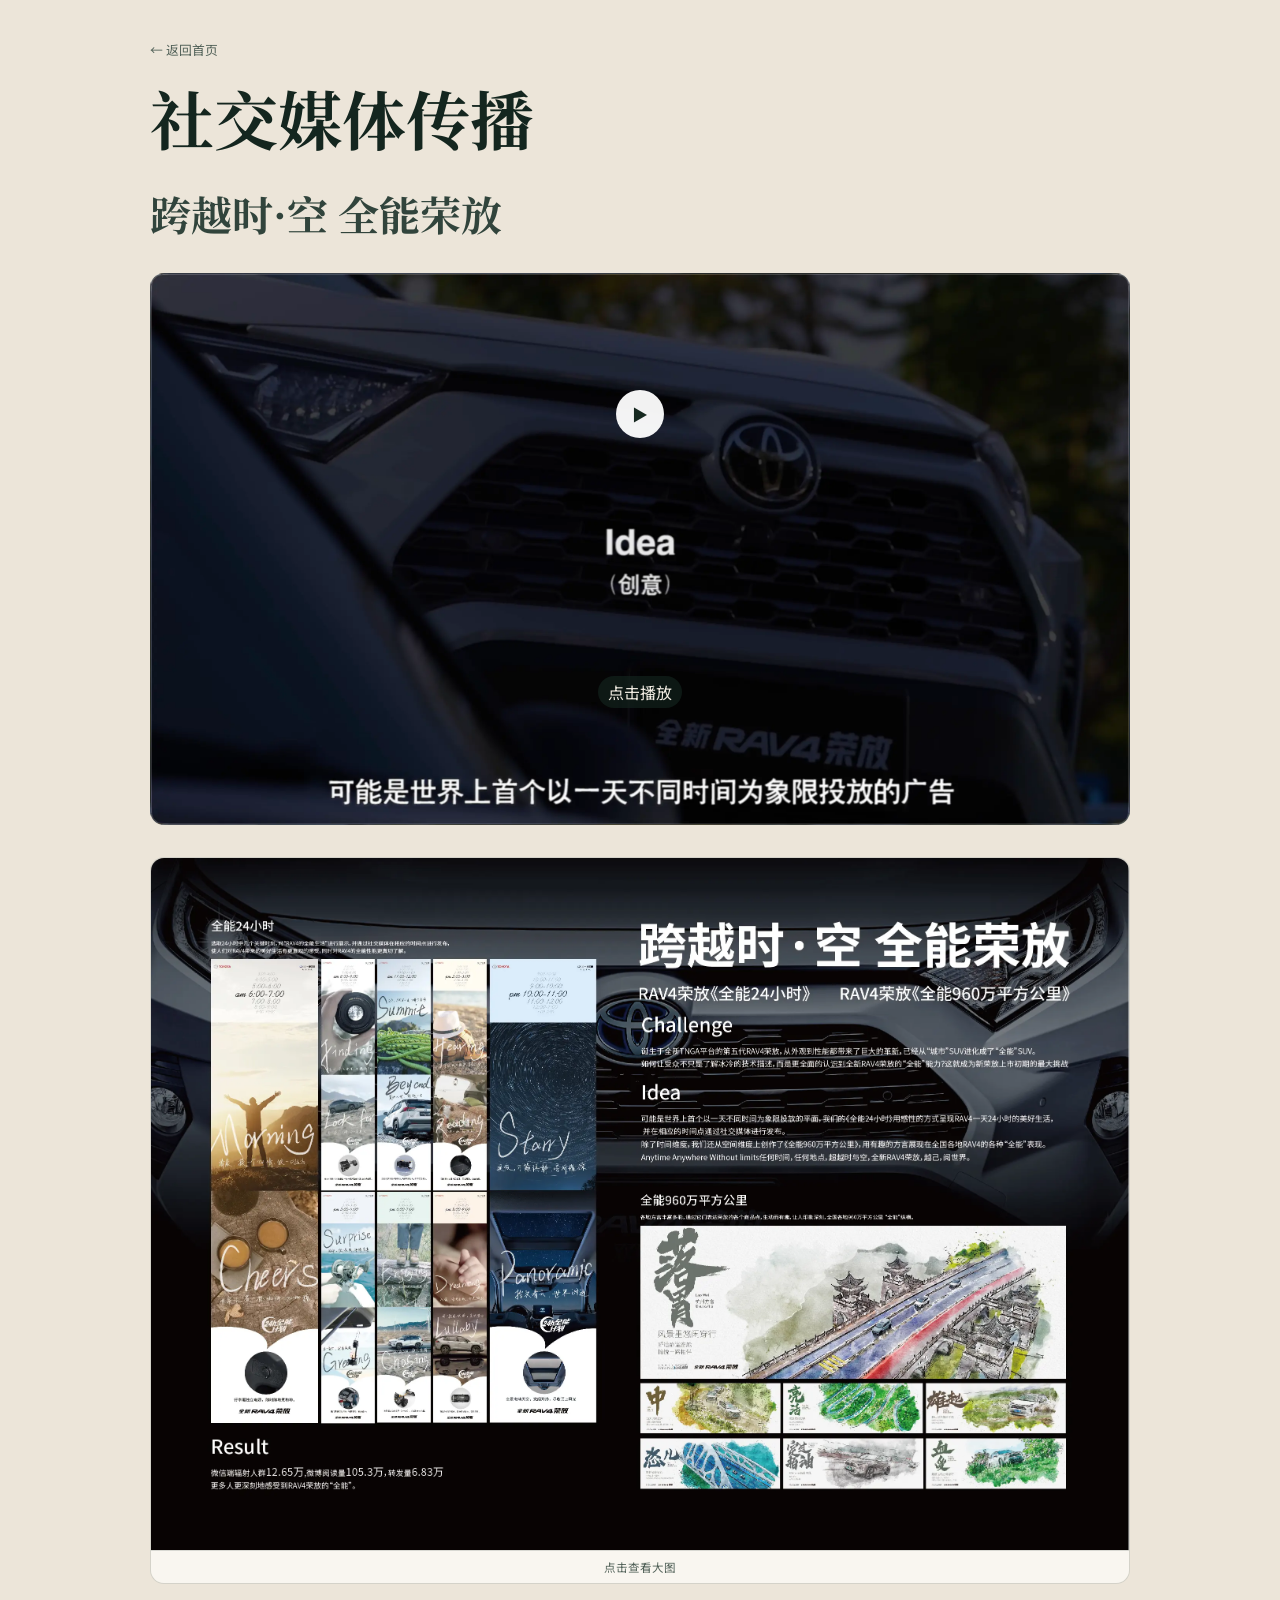
<file: pages/project-04.html>
<!DOCTYPE html>
<html lang="zh-CN">
  <head>
    <meta charset="UTF-8" />
    <meta name="viewport" content="width=device-width, initial-scale=1.0" />
    <title>跨越时空·全能荣放 | 吴志民</title>
    <link rel="preconnect" href="https://fonts.googleapis.com" />
    <link rel="preconnect" href="https://fonts.gstatic.com" crossorigin />
    <link href="https://fonts.googleapis.com/css2?family=Noto+Sans+SC:wght@400;500;700&family=Noto+Serif+SC:wght@500;700&display=swap" rel="stylesheet" />
    <link rel="stylesheet" href="project.css" />
  </head>
  <body>
    <main class="page">
      <a class="back" href="../index.html">← 返回首页</a>
      <section class="hero case-hero">
        <h1>社交媒体传播</h1>
        <p class="case-subtitle case-subtitle-strong case-subtitle-project04">跨越时·空 全能荣放</p>
      </section>

      <section class="work-group">
        <div class="media-grid media-grid-video-1">
          <div class="media-item media-item-video">
            <iframe
              src="https://player.bilibili.com/player.html?isOutside=true&aid=116299829086828&bvid=BV1MBXPBtEdJ&cid=37015848663&p=1"
              data-poster="../images/project-04/work-casestudy-video-poster.webp"
              scrolling="no"
              border="0"
              frameborder="no"
              framespacing="0"
              allowfullscreen="true"
            ></iframe>
          </div>
        </div>
      </section>

      <section class="work-group">
        <div class="media-grid media-grid-image-1">
          <figure class="media-item media-item-image">
            <a href="../images/project-04/work-casestudy.webp" target="_blank" rel="noreferrer">
              <img src="../images/project-04/work-casestudy.webp" alt="跨越时空·全能荣放 案例图片" loading="lazy" />
            </a>
          </figure>
        </div>
      </section>
    </main>
    <script src="project-video-embed.js"></script>
  </body>
</html>
</file>
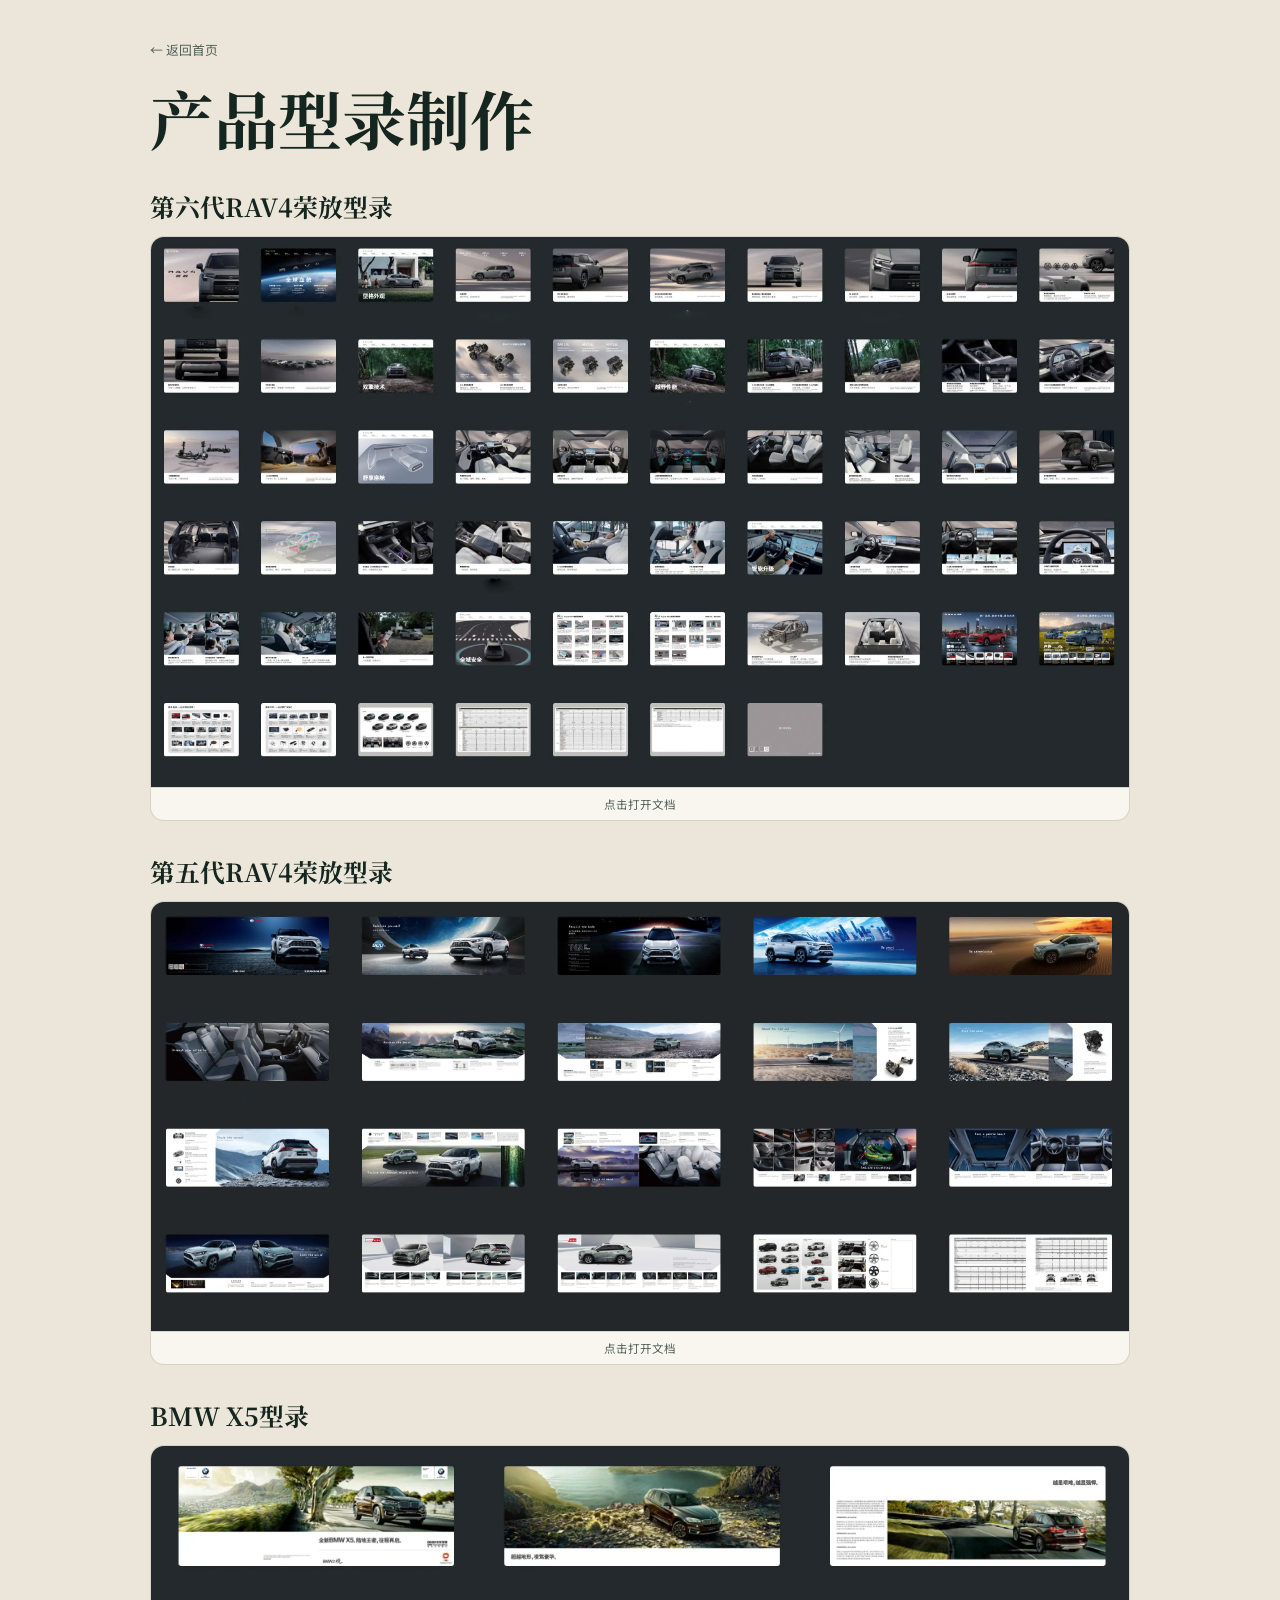
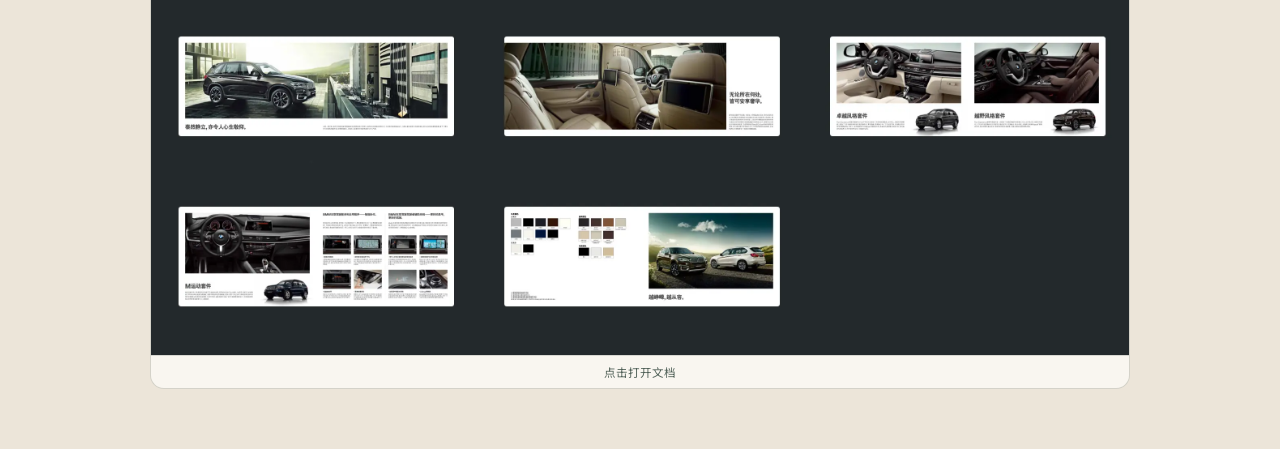
<file: pages/project-05.html>
<!DOCTYPE html>
<html lang="zh-CN">
  <head>
    <meta charset="UTF-8" />
    <meta name="viewport" content="width=device-width, initial-scale=1.0" />
    <title>产品型录制作 | 吴志民</title>
    <link rel="preconnect" href="https://fonts.googleapis.com" />
    <link rel="preconnect" href="https://fonts.gstatic.com" crossorigin />
    <link href="https://fonts.googleapis.com/css2?family=Noto+Sans+SC:wght@400;500;700&family=Noto+Serif+SC:wght@500;700&display=swap" rel="stylesheet" />
    <link rel="stylesheet" href="project.css" />
  </head>
  <body>
    <main class="page">
      <a class="back" href="../index.html">← 返回首页</a>
      <section class="hero case-hero">
        <h1>产品型录制作</h1>
      </section>

      <section class="work-group">
        <h2>第六代RAV4荣放型录</h2>
        <div class="media-grid media-grid-image-1">
          <figure class="media-item media-item-image media-item-doc">
            <a href="../docs/project-05/work-01-catalog-RAV4.pdf" target="_blank" rel="noreferrer">
              <img src="../images/project-05/work-01-catalog-RAV4.webp" alt="第六代RAV4荣放型录缩略图" loading="lazy" />
            </a>
          </figure>
        </div>
      </section>

      <section class="work-group">
        <h2>第五代RAV4荣放型录</h2>
        <div class="media-grid media-grid-image-1">
          <figure class="media-item media-item-image media-item-doc">
            <a href="../docs/project-05/work-02-catalog-RAV4.pdf" target="_blank" rel="noreferrer">
              <img src="../images/project-05/work-02-catalog-RAV4.webp" alt="第五代RAV4荣放型录缩略图" loading="lazy" />
            </a>
          </figure>
        </div>
      </section>

      <section class="work-group">
        <h2>BMW X5型录</h2>
        <div class="media-grid media-grid-image-1">
          <figure class="media-item media-item-image media-item-doc">
            <a href="../docs/project-05/work-01-catalog-BMW.pdf" target="_blank" rel="noreferrer">
              <img src="../images/project-05/work-01-catalog-BMW.webp" alt="BMW X5型录缩略图" loading="lazy" />
            </a>
          </figure>
        </div>
      </section>
    </main>
  </body>
</html>
</file>
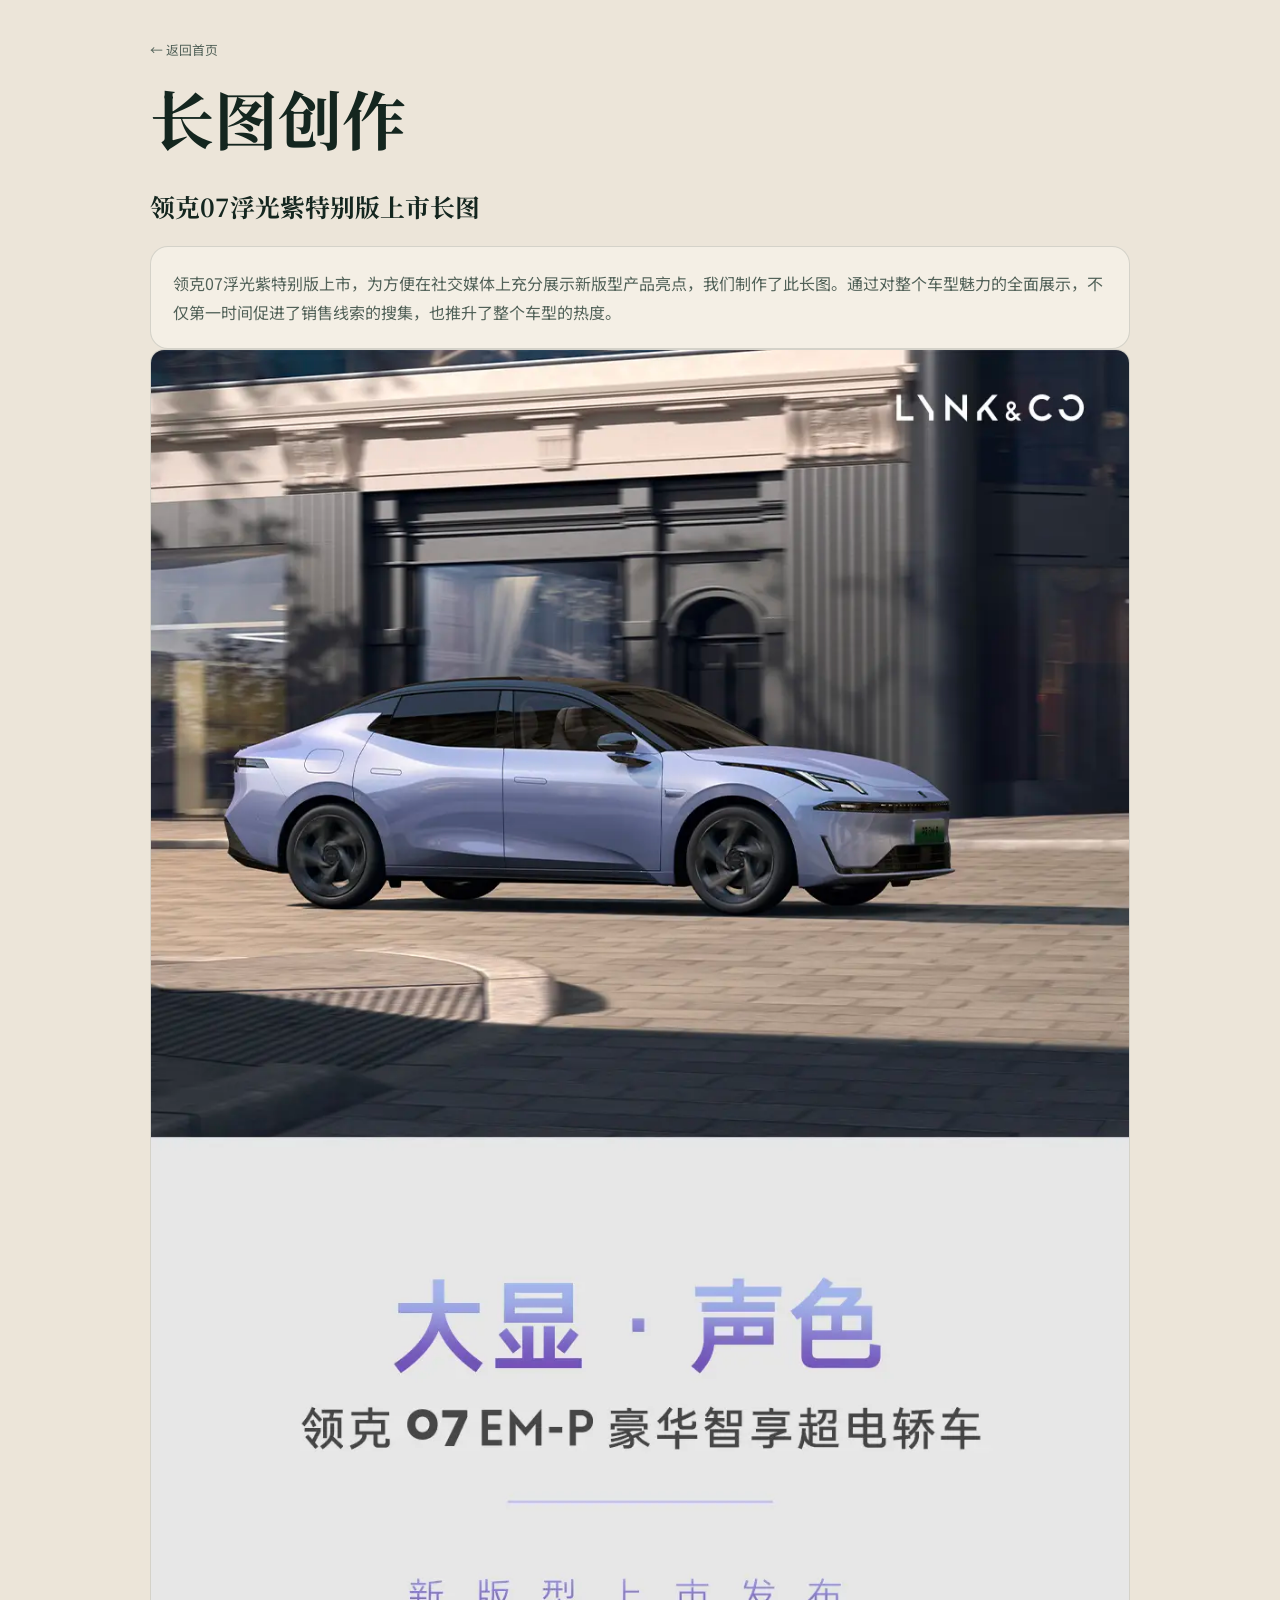
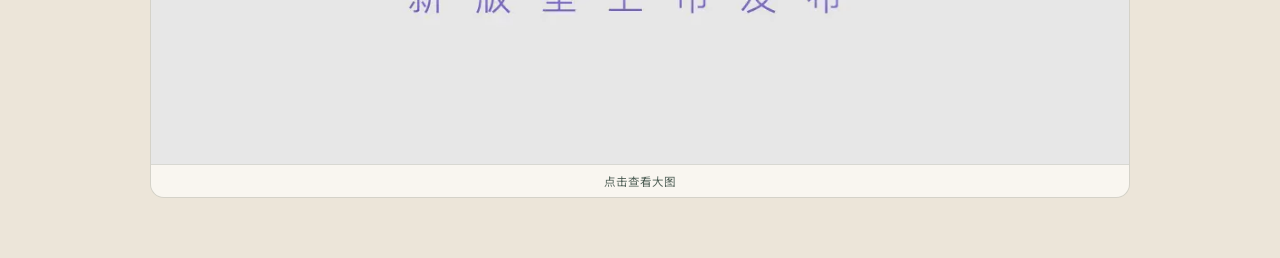
<file: pages/project-06.html>
<!DOCTYPE html>
<html lang="zh-CN">
  <head>
    <meta charset="UTF-8" />
    <meta name="viewport" content="width=device-width, initial-scale=1.0" />
    <title>长图创作 | 吴志民</title>
    <link rel="preconnect" href="https://fonts.googleapis.com" />
    <link rel="preconnect" href="https://fonts.gstatic.com" crossorigin />
    <link href="https://fonts.googleapis.com/css2?family=Noto+Sans+SC:wght@400;500;700&family=Noto+Serif+SC:wght@500;700&display=swap" rel="stylesheet" />
    <link rel="stylesheet" href="project.css" />
  </head>
  <body>
    <main class="page">
      <a class="back" href="../index.html">← 返回首页</a>
      <section class="hero case-hero">
        <h1>长图创作</h1>
      </section>

      <section class="work-group">
        <h2>领克07浮光紫特别版上市长图</h2>
        <section class="desc case-intro">
          <p>
            领克07浮光紫特别版上市，为方便在社交媒体上充分展示新版型产品亮点，我们制作了此长图。通过对整个车型魅力的全面展示，不仅第一时间促进了销售线索的搜集，也推升了整个车型的热度。
          </p>
        </section>
        <div class="media-grid media-grid-image-1">
          <figure class="media-item media-item-image">
            <a href="../images/project-06/long%20graphic.jpg" target="_blank" rel="noreferrer">
              <img src="../images/project-06/thum.webp" alt="领克07浮光紫特别版上市长图缩略图" loading="lazy" />
            </a>
          </figure>
        </div>
      </section>
    </main>
  </body>
</html>
</file>
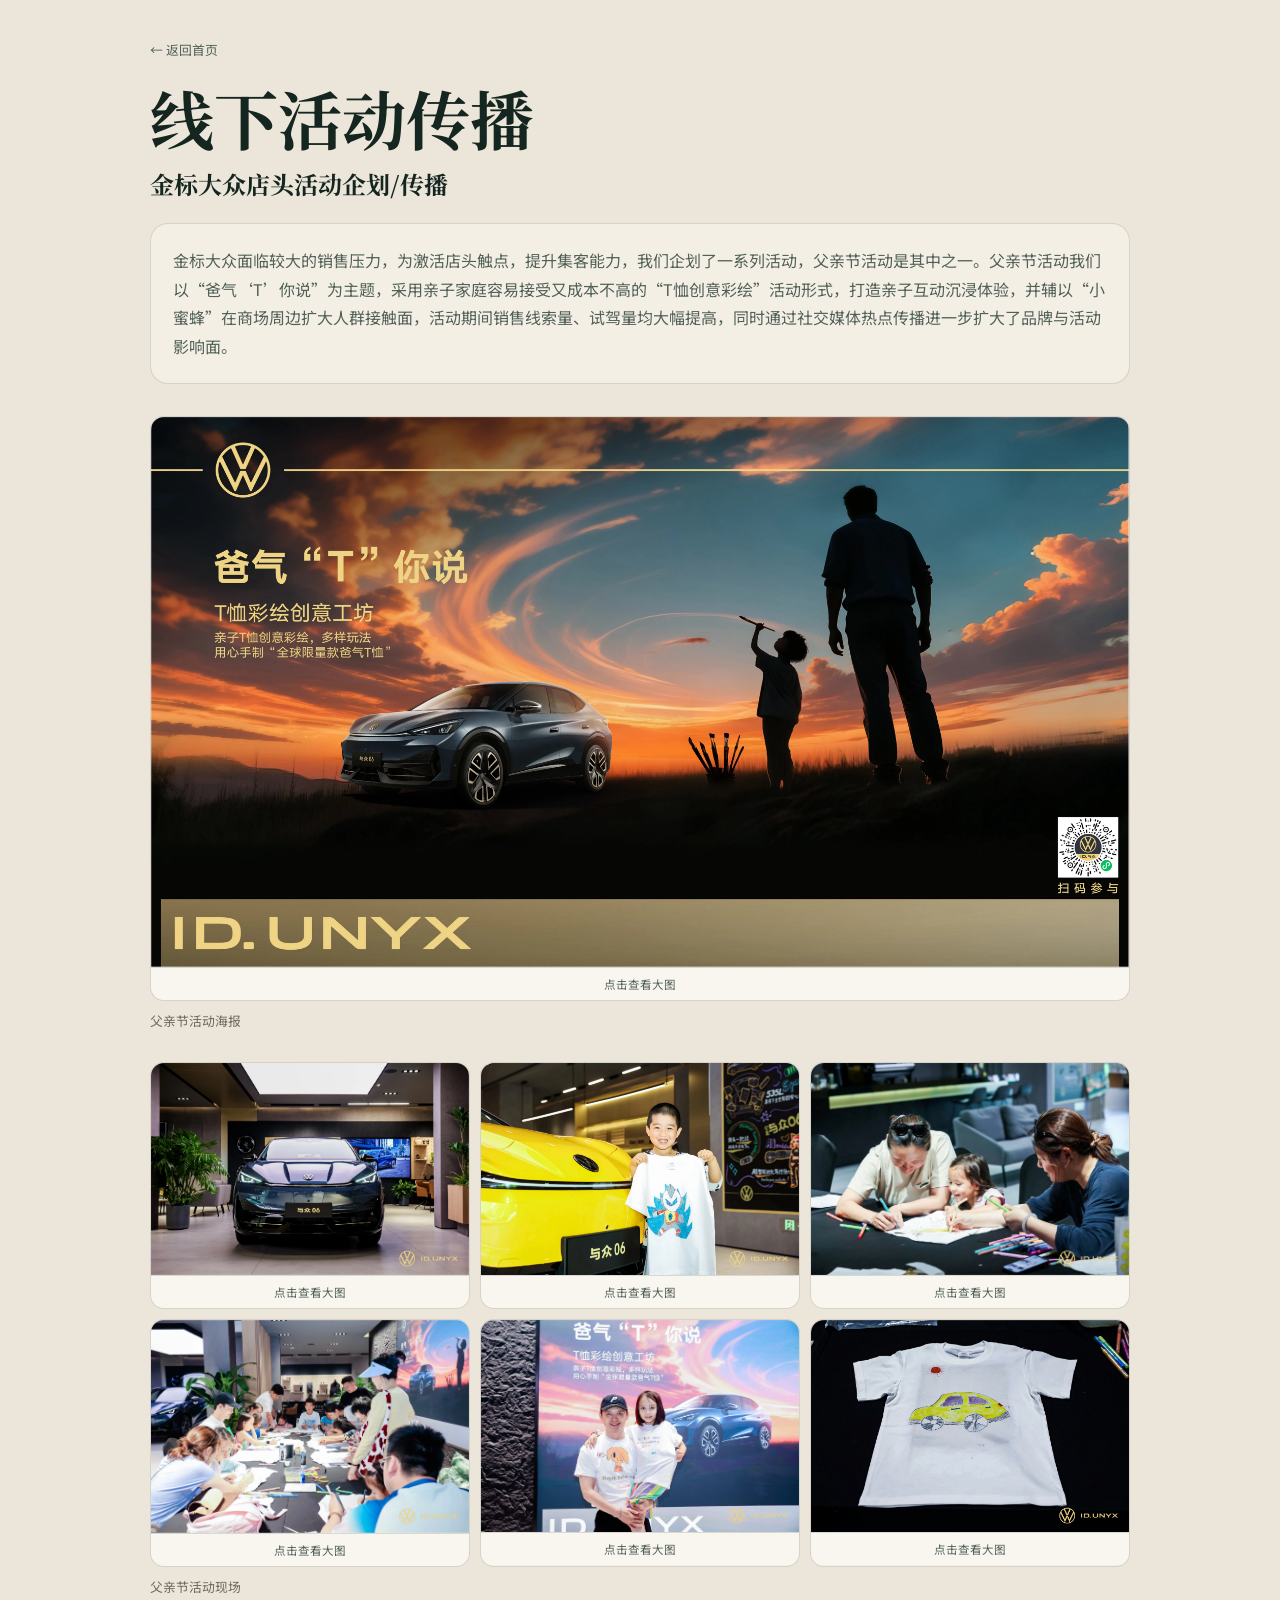
<file: pages/project-07.html>
<!DOCTYPE html>
<html lang="zh-CN">
  <head>
    <meta charset="UTF-8" />
    <meta name="viewport" content="width=device-width, initial-scale=1.0" />
    <title>线下活动传播 | 吴志民</title>
    <link rel="preconnect" href="https://fonts.googleapis.com" />
    <link rel="preconnect" href="https://fonts.gstatic.com" crossorigin />
    <link href="https://fonts.googleapis.com/css2?family=Noto+Sans+SC:wght@400;500;700&family=Noto+Serif+SC:wght@500;700&display=swap" rel="stylesheet" />
    <link rel="stylesheet" href="project.css" />
  </head>
  <body>
    <main class="page">
      <a class="back" href="../index.html">← 返回首页</a>
      <section class="hero case-hero">
        <h1>线下活动传播</h1>
        <h2>金标大众店头活动企划/传播</h2>
      </section>

      <section class="desc case-intro">
        <p>
          金标大众面临较大的销售压力，为激活店头触点，提升集客能力，我们企划了一系列活动，父亲节活动是其中之一。父亲节活动我们以“爸气‘T’你说”为主题，采用亲子家庭容易接受又成本不高的“T恤创意彩绘”活动形式，打造亲子互动沉浸体验，并辅以“小蜜蜂”在商场周边扩大人群接触面，活动期间销售线索量、试驾量均大幅提高，同时通过社交媒体热点传播进一步扩大了品牌与活动影响面。
        </p>
      </section>

      <section class="work-group">
        <div class="media-grid media-grid-image-1">
          <figure class="media-item media-item-image">
            <a href="../images/project-07/KV.webp" target="_blank" rel="noreferrer">
              <img src="../images/project-07/KV.webp" alt="父亲节活动海报" loading="lazy" />
            </a>
          </figure>
        </div>
        <p class="tip">父亲节活动海报</p>
      </section>

      <section class="work-group">
        <div class="media-grid media-grid-image-6">
          <figure class="media-item media-item-image">
            <a href="../images/project-07/live%201.webp" target="_blank" rel="noreferrer">
              <img src="../images/project-07/live%201.webp" alt="父亲节活动现场1" loading="lazy" />
            </a>
          </figure>
          <figure class="media-item media-item-image">
            <a href="../images/project-07/live%202.webp" target="_blank" rel="noreferrer">
              <img src="../images/project-07/live%202.webp" alt="父亲节活动现场2" loading="lazy" />
            </a>
          </figure>
          <figure class="media-item media-item-image">
            <a href="../images/project-07/live%203.webp" target="_blank" rel="noreferrer">
              <img src="../images/project-07/live%203.webp" alt="父亲节活动现场3" loading="lazy" />
            </a>
          </figure>
          <figure class="media-item media-item-image">
            <a href="../images/project-07/live%205.webp" target="_blank" rel="noreferrer">
              <img src="../images/project-07/live%205.webp" alt="父亲节活动现场4" loading="lazy" />
            </a>
          </figure>
          <figure class="media-item media-item-image">
            <a href="../images/project-07/live%206.webp" target="_blank" rel="noreferrer">
              <img src="../images/project-07/live%206.webp" alt="父亲节活动现场5" loading="lazy" />
            </a>
          </figure>
          <figure class="media-item media-item-image">
            <a href="../images/project-07/live%207.webp" target="_blank" rel="noreferrer">
              <img src="../images/project-07/live%207.webp" alt="父亲节活动现场6" loading="lazy" />
            </a>
          </figure>
        </div>
        <p class="tip">父亲节活动现场</p>
      </section>
    </main>
  </body>
</html>
</file>
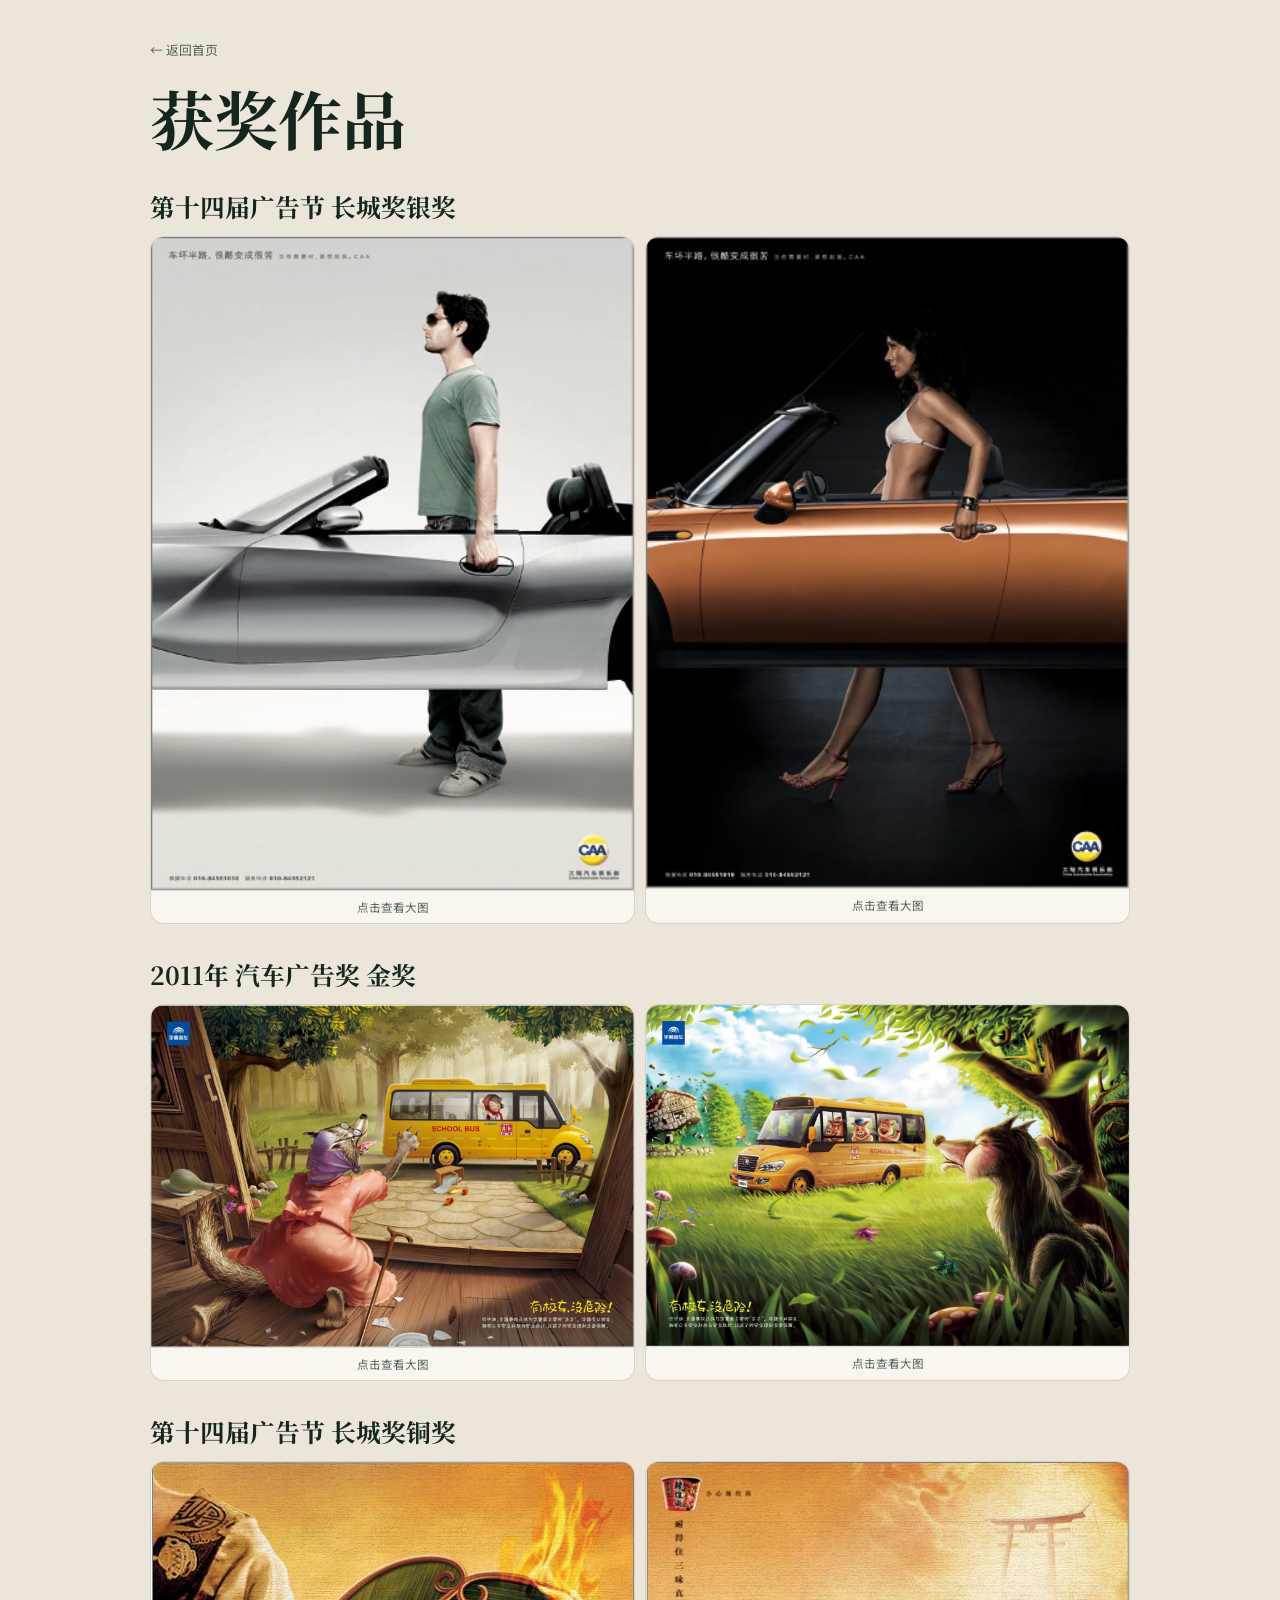
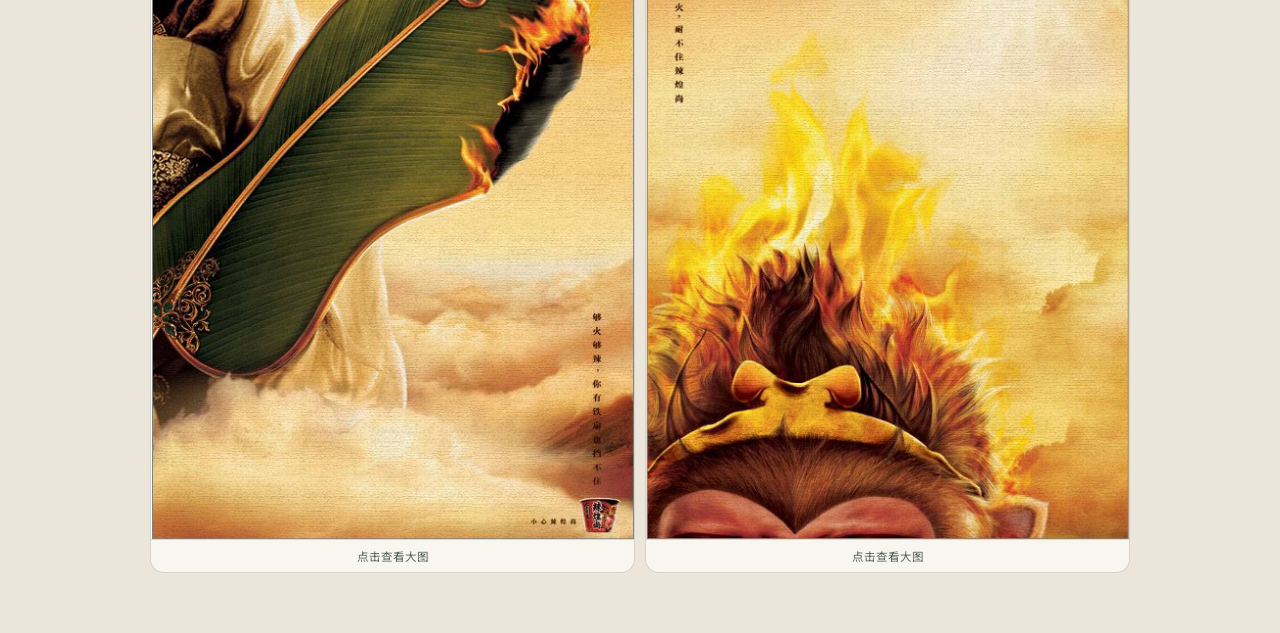
<file: pages/project-08.html>
<!DOCTYPE html>
<html lang="zh-CN">
  <head>
    <meta charset="UTF-8" />
    <meta name="viewport" content="width=device-width, initial-scale=1.0" />
    <title>获奖作品 | 吴志民</title>
    <link rel="preconnect" href="https://fonts.googleapis.com" />
    <link rel="preconnect" href="https://fonts.gstatic.com" crossorigin />
    <link href="https://fonts.googleapis.com/css2?family=Noto+Sans+SC:wght@400;500;700&family=Noto+Serif+SC:wght@500;700&display=swap" rel="stylesheet" />
    <link rel="stylesheet" href="project.css" />
  </head>
  <body>
    <main class="page">
      <a class="back" href="../index.html">← 返回首页</a>
      <section class="hero case-hero">
        <h1>获奖作品</h1>
      </section>

      <section class="work-group">
        <h2>第十四届广告节 长城奖银奖</h2>
        <div class="media-grid media-grid-image-2">
          <figure class="media-item media-item-image">
            <a href="../images/project-08/work-01-print-01.webp" target="_blank" rel="noreferrer">
              <img src="../images/project-08/work-01-print-01.webp" alt="第十四届广告节 长城奖银奖 作品1" loading="lazy" />
            </a>
          </figure>
          <figure class="media-item media-item-image">
            <a href="../images/project-08/work-01-print-02.webp" target="_blank" rel="noreferrer">
              <img src="../images/project-08/work-01-print-02.webp" alt="第十四届广告节 长城奖银奖 作品2" loading="lazy" />
            </a>
          </figure>
        </div>
      </section>

      <section class="work-group">
        <h2>2011年 汽车广告奖 金奖</h2>
        <div class="media-grid media-grid-image-2">
          <figure class="media-item media-item-image">
            <a href="../images/project-08/work-02-print-01.webp" target="_blank" rel="noreferrer">
              <img src="../images/project-08/work-02-print-01.webp" alt="2011年 汽车广告奖 金奖 作品1" loading="lazy" />
            </a>
          </figure>
          <figure class="media-item media-item-image">
            <a href="../images/project-08/work-02-print-02.webp" target="_blank" rel="noreferrer">
              <img src="../images/project-08/work-02-print-02.webp" alt="2011年 汽车广告奖 金奖 作品2" loading="lazy" />
            </a>
          </figure>
        </div>
      </section>

      <section class="work-group">
        <h2>第十四届广告节 长城奖铜奖</h2>
        <div class="media-grid media-grid-image-2">
          <figure class="media-item media-item-image">
            <a href="../images/project-08/work-03-print-01.webp" target="_blank" rel="noreferrer">
              <img src="../images/project-08/work-03-print-01.webp" alt="第十四届广告节 长城奖铜奖 作品1" loading="lazy" />
            </a>
          </figure>
          <figure class="media-item media-item-image">
            <a href="../images/project-08/work-03-print-02.webp" target="_blank" rel="noreferrer">
              <img src="../images/project-08/work-03-print-02.webp" alt="第十四届广告节 长城奖铜奖 作品2" loading="lazy" />
            </a>
          </figure>
        </div>
      </section>
    </main>
  </body>
</html>
</file>
<file: styles.css>
:root {
  --bg: #ece5d9;
  --panel: #f4efe5;
  --text: #14261f;
  --muted: #516158;
  --line: rgba(20, 38, 31, 0.14);
  --accent: #b96845;
  --radius: 22px;
  --container: min(100% - 24px, 1240px);
}

* {
  box-sizing: border-box;
}

html {
  scroll-behavior: smooth;
}

body {
  margin: 0;
  font-family: "Noto Sans SC", "PingFang SC", "Hiragino Sans GB", sans-serif;
  color: var(--text);
  background:
    radial-gradient(circle at 12% 5%, rgba(255, 255, 255, 0.45), transparent 26%),
    radial-gradient(circle at 88% 20%, rgba(185, 104, 69, 0.12), transparent 24%),
    var(--bg);
}

h1,
h2,
h3 {
  margin: 0;
  font-family: "Noto Serif SC", "Songti SC", serif;
  font-weight: 700;
  line-height: 1.1;
}

p {
  margin: 0;
}

a {
  color: inherit;
  text-decoration: none;
}

.site-header,
main {
  width: var(--container);
  margin: 0 auto;
}

.site-header {
  position: sticky;
  top: 0;
  z-index: 20;
  display: flex;
  justify-content: space-between;
  align-items: center;
  padding: 14px 0;
  backdrop-filter: blur(10px);
  background: linear-gradient(to bottom, rgba(236, 229, 217, 0.95), rgba(236, 229, 217, 0));
}

.brand,
.site-nav a,
.eyebrow,
.project-kicker {
  letter-spacing: 0.08em;
  text-transform: uppercase;
}

.brand {
  font-size: 0.72rem;
  font-weight: 700;
}

.site-nav {
  display: flex;
  gap: 12px;
}

.site-nav a {
  font-size: 0.72rem;
  color: var(--muted);
}

main {
  padding-bottom: 64px;
}

.hero,
.projects,
.about,
.contact {
  padding: 34px 0;
}

.eyebrow {
  margin-bottom: 12px;
  font-size: 0.67rem;
  color: var(--muted);
}

.hero-copy h1 {
  font-size: clamp(2.1rem, 11vw, 3rem);
  max-width: 10.5ch;
}

.hero-intro {
  margin-top: 16px;
  color: var(--muted);
  font-size: 0.95rem;
  line-height: 1.8;
}

.hero-media {
  margin: 24px 0 0;
}

.hero-photo-wrap {
  position: relative;
  border-radius: 26px;
}

.hero-media img {
  width: 100%;
  display: block;
  aspect-ratio: 3 / 4;
  object-fit: cover;
  object-position: center;
  border-radius: 26px;
  border: 1px solid rgba(20, 38, 31, 0.08);
  background: #d9eef0;
  box-shadow: 0 24px 52px rgba(49, 35, 21, 0.14);
}

.hero-shape {
  position: absolute;
  display: block;
  border-radius: 26px;
}

.hero-shape-dark {
  width: 34%;
  height: 36%;
  right: 5%;
  top: -3%;
  background: #173229;
}

.hero-shape-glow {
  width: 22%;
  height: 22%;
  right: 17%;
  top: 4.5%;
  border-radius: 999px;
  background: radial-gradient(circle, rgba(242, 216, 184, 0.95), rgba(242, 216, 184, 0) 66%);
}

.hero-shape-warm {
  width: 46%;
  height: 46%;
  left: -14%;
  bottom: -8%;
  background: linear-gradient(150deg, #cfb090, #b96845);
  box-shadow: 0 20px 34px rgba(185, 104, 69, 0.24);
}

.section-head {
  display: flex;
  flex-direction: column;
  gap: 8px;
  margin-bottom: 18px;
}

.section-head h2,
.contact h2 {
  font-size: clamp(2rem, 10vw, 2.8rem);
}

.project-list {
  list-style: none;
  margin: 0;
  padding: 0;
  display: grid;
  gap: 14px;
}

.project-card {
  border: 1px solid var(--line);
  border-radius: var(--radius);
  padding: 10px;
  background: linear-gradient(120deg, rgba(255, 255, 255, 0.2), transparent 36%), var(--panel);
  box-shadow: 0 14px 28px rgba(49, 35, 21, 0.06);
}

.project-media {
  margin: 0;
}

.project-media img {
  width: 100%;
  display: block;
  aspect-ratio: 16 / 10;
  object-fit: cover;
  border-radius: 14px;
}

.project-content {
  padding: 12px 4px 8px;
}

.project-kicker {
  color: var(--muted);
  font-size: 0.68rem;
  margin-bottom: 8px;
}

.project-content h3 {
  font-size: 1.5rem;
  margin-bottom: 8px;
}

.project-meta {
  color: var(--muted);
  font-size: 0.84rem;
  line-height: 1.65;
}

.project-link {
  display: inline-block;
  margin-top: 10px;
  font-size: 0.78rem;
  color: var(--accent);
  letter-spacing: 0.06em;
  text-transform: uppercase;
}

.about,
.contact {
  border-top: 1px solid var(--line);
  margin-top: 16px;
  padding-top: 28px;
}

.about p {
  color: var(--muted);
  font-size: 0.95rem;
  line-height: 1.85;
  max-width: 70ch;
}

.about-photo {
  margin: 4px 0 14px;
  width: min(44vw, 180px);
}

.about-photo img {
  width: 100%;
  display: block;
  border-radius: 14px;
  border: 1px solid var(--line);
  object-fit: cover;
  aspect-ratio: 4 / 5;
}

.contact h2 {
  max-width: 14ch;
  margin-bottom: 18px;
}

.contact-links {
  display: grid;
  gap: 10px;
}

.contact-links a {
  border: 1px solid var(--line);
  border-radius: 12px;
  padding: 10px 12px;
  font-size: 0.9rem;
  color: var(--accent);
  background: rgba(255, 255, 255, 0.38);
}

@media (min-width: 768px) {
  :root {
    --container: min(100% - 54px, 1240px);
  }

  .site-nav {
    gap: 22px;
  }

  .hero,
  .projects,
  .about,
  .contact {
    padding: 56px 0;
  }

  .hero {
    display: grid;
    grid-template-columns: minmax(0, 1.2fr) minmax(340px, 0.9fr);
    gap: 40px;
    align-items: center;
  }

  .hero-copy h1 {
    font-size: clamp(3.4rem, 7.4vw, 6.3rem);
    max-width: 7.8ch;
  }

  .hero-intro {
    max-width: 40ch;
  }

  .hero-media {
    margin-top: 0;
  }

  .hero-media img {
    aspect-ratio: 4 / 5;
  }

  .hero-shape-dark {
    width: 42%;
    height: 37%;
    right: 5%;
    top: -3%;
  }

  .hero-shape-glow {
    width: 28%;
    height: 24%;
    right: 17%;
    top: 4%;
  }

  .hero-shape-warm {
    width: 48%;
    height: 46%;
    left: -20%;
    bottom: -7%;
  }

  .section-head {
    flex-direction: row;
    justify-content: space-between;
    align-items: end;
    margin-bottom: 26px;
  }

  .section-head h2 {
    font-size: clamp(2.8rem, 6vw, 4.5rem);
  }

  .project-list {
    gap: 20px;
  }

  .project-card {
    display: grid;
    grid-template-columns: 1.2fr 0.9fr;
    align-items: center;
    gap: 20px;
    padding: 20px;
    border-radius: 30px;
  }

  .project-list li:nth-child(even) .project-card {
    grid-template-columns: 0.9fr 1.2fr;
  }

  .project-list li:nth-child(even) .project-media {
    order: 2;
  }

  .project-list li:nth-child(even) .project-content {
    order: 1;
  }

  .project-media img {
    height: 100%;
    min-height: 240px;
    border-radius: 20px;
  }

  .project-content {
    padding: 6px;
  }

  .project-content h3 {
    font-size: clamp(2rem, 4vw, 3.2rem);
  }

  .project-meta {
    font-size: 1rem;
  }

  .about {
    padding-top: 68px;
  }

  .about .section-head h2 {
    font-size: clamp(3rem, 7vw, 5.4rem);
  }

  .about p {
    column-count: 2;
    column-gap: 34px;
    max-width: none;
    font-size: 1.02rem;
  }

  .about-photo {
    width: 170px;
    margin: 2px 0 20px auto;
  }

  .contact h2 {
    max-width: 11ch;
    font-size: clamp(3.2rem, 7vw, 6.2rem);
    line-height: 1.02;
  }

  .contact-links {
    display: flex;
    gap: 12px;
    flex-wrap: wrap;
  }

  .contact-links a {
    width: auto;
    min-width: 220px;
  }
}
</file>
<file: pages/project.css>
:root {
  --bg: #ece5d9;
  --panel: #f4efe5;
  --text: #14261f;
  --muted: #516158;
  --line: rgba(20, 38, 31, 0.14);
  --accent: #b96845;
  --container: min(100% - 24px, 980px);
  --radius: 18px;
}

* {
  box-sizing: border-box;
}

body {
  margin: 0;
  font-family: "Noto Sans SC", "PingFang SC", "Hiragino Sans GB", sans-serif;
  background: var(--bg);
  color: var(--text);
}

h1,
h2 {
  margin: 0;
  font-family: "Noto Serif SC", "Songti SC", serif;
}

p {
  margin: 0;
}

a {
  color: inherit;
  text-decoration: none;
}

.page {
  width: var(--container);
  margin: 0 auto;
  padding: 24px 0 60px;
}

.back {
  display: inline-block;
  font-size: 0.8rem;
  color: var(--muted);
  margin-bottom: 20px;
}

.hero {
  display: grid;
  gap: 16px;
}

.kicker {
  font-size: 0.72rem;
  letter-spacing: 0.08em;
  text-transform: uppercase;
  color: var(--muted);
}

h1 {
  font-size: clamp(1.8rem, 8vw, 2.8rem);
  line-height: 1.2;
}

.meta {
  color: var(--muted);
  line-height: 1.8;
}

.case-hero {
  gap: 10px;
}

.case-subtitle {
  color: #31443c;
  font-size: clamp(1rem, 4.6vw, 1.35rem);
  line-height: 1.55;
}

.case-subtitle-strong {
  font-family: "Noto Serif SC", "Songti SC", serif;
  font-size: clamp(1.15rem, 5vw, 1.55rem);
  line-height: 1.45;
}

.case-subtitle-project04 {
  margin-top: 10px;
  font-size: clamp(1.45rem, 6.6vw, 2rem);
  font-weight: 700;
  line-height: 1.35;
}

.case-intro {
  display: grid;
  gap: 12px;
}

.work-group {
  margin-top: 26px;
}

.work-group h2 {
  font-size: clamp(1.15rem, 5vw, 1.55rem);
  margin-bottom: 12px;
}

.media-grid {
  display: grid;
  gap: 10px;
}

.media-grid-video-2 {
  grid-template-columns: 1fr;
}

.media-grid-video-3 {
  grid-template-columns: 1fr;
}

.media-grid-image-4 {
  grid-template-columns: repeat(2, minmax(0, 1fr));
}

.media-grid-image-2 {
  grid-template-columns: repeat(2, minmax(0, 1fr));
}

.media-grid-image-3 {
  grid-template-columns: repeat(2, minmax(0, 1fr));
}

.media-grid-image-6 {
  grid-template-columns: repeat(2, minmax(0, 1fr));
}

.media-grid-image-1 {
  grid-template-columns: minmax(0, 1fr);
}

.media-item {
  margin: 0;
  border: 1px solid var(--line);
  border-radius: 12px;
  background: var(--panel);
  overflow: hidden;
}

.media-item img,
.media-item video,
.media-item iframe {
  width: 100%;
  display: block;
  background: #dcd7cc;
  border: 0;
}

.media-item a {
  display: block;
}

.media-item-image img {
  height: auto;
  aspect-ratio: auto;
  object-fit: contain;
  object-position: center;
}

.media-item-video video,
.media-item-video iframe {
  aspect-ratio: 16 / 9;
  object-fit: cover;
}

.media-item-video {
  position: relative;
  background: #1f2f29;
}

.media-item-video.has-poster {
  background-image: var(--video-poster);
  background-size: cover;
  background-position: center;
}

.bili-iframe-idle {
  background: transparent;
  opacity: 0;
  pointer-events: none;
}

.bili-activate {
  position: absolute;
  inset: 0;
  width: 100%;
  border: 0;
  background: transparent;
  color: #f4efe5;
  display: grid;
  place-items: center;
  gap: 8px;
  cursor: pointer;
  font: inherit;
}

.bili-activate .play-icon {
  width: 48px;
  height: 48px;
  border-radius: 999px;
  background: rgba(255, 255, 255, 0.95);
  color: #162820;
  display: grid;
  place-items: center;
  font-size: 1rem;
}

.bili-activate span:last-child {
  padding: 4px 10px;
  border-radius: 999px;
  background: rgba(20, 38, 31, 0.62);
}

.media-item-catalog img {
  width: 100%;
  height: auto;
  max-height: none;
  margin: 0;
}

.media-item-image a::after {
  content: "点击查看大图";
  display: block;
  border-top: 1px solid var(--line);
  padding: 8px 10px;
  font-size: 0.72rem;
  text-align: center;
  color: var(--muted);
  background: rgba(255, 255, 255, 0.4);
}

.media-item-doc a::after {
  content: "点击打开文档";
}

.media-grid-catalog {
  justify-items: stretch;
}

.media-item-catalog {
  width: 100%;
}

.catalog-link {
  margin-top: 10px;
}

.catalog-link a {
  font-size: 0.86rem;
  color: var(--accent);
  letter-spacing: 0.04em;
}

.media-placeholder {
  display: grid;
  align-content: center;
  justify-items: center;
  gap: 8px;
  min-height: 170px;
  border: 1px dashed rgba(20, 38, 31, 0.32);
  border-radius: 12px;
  padding: 14px 10px;
  background:
    linear-gradient(145deg, rgba(255, 255, 255, 0.44), rgba(255, 255, 255, 0.1)),
    var(--panel);
  text-align: center;
  color: #3d4c45;
  font-weight: 500;
}

.media-placeholder.image {
  min-height: 150px;
}

.media-placeholder span {
  display: block;
  font-size: 0.72rem;
  line-height: 1.5;
  color: #6a6a63;
  word-break: break-all;
}

.cover,
.video,
.desc {
  margin-top: 22px;
  border: 1px solid var(--line);
  border-radius: var(--radius);
  background: var(--panel);
}

.cover img,
video {
  width: 100%;
  display: block;
  border-radius: var(--radius);
}

.cover img {
  aspect-ratio: 16 / 10;
  object-fit: cover;
  object-position: center;
}

.desc {
  padding: 16px;
  line-height: 1.8;
  color: var(--muted);
}

.tip {
  margin-top: 10px;
  font-size: 0.8rem;
  color: #6d675d;
}

@media (min-width: 768px) {
  .page {
    padding-top: 36px;
  }

  h1 {
    font-size: clamp(2.4rem, 5vw, 4rem);
  }

  .case-subtitle-project04 {
    margin-top: 20px;
    font-size: clamp(1.8rem, 3.2vw, 2.6rem);
    font-weight: 700;
  }

  .work-group {
    margin-top: 32px;
  }

  .media-grid-video-2 {
    grid-template-columns: repeat(2, minmax(0, 1fr));
  }

  .media-grid-video-3 {
    grid-template-columns: repeat(3, minmax(0, 1fr));
  }

  .media-grid-video-1,
  .media-grid-catalog {
    grid-template-columns: minmax(0, 1fr);
  }

  .media-grid-image-4 {
    grid-template-columns: repeat(4, minmax(0, 1fr));
  }

  .media-grid-image-2 {
    grid-template-columns: repeat(2, minmax(0, 1fr));
  }

  .media-grid-image-3 {
    grid-template-columns: repeat(3, minmax(0, 1fr));
  }

  .media-grid-image-6 {
    grid-template-columns: repeat(3, minmax(0, 1fr));
  }

  .media-placeholder {
    min-height: 220px;
    border-radius: 14px;
  }

  .media-placeholder.image {
    min-height: 180px;
  }

  .media-item {
    border-radius: 14px;
  }

  .media-item-catalog {
    width: 100%;
  }

  .desc {
    padding: 22px;
  }
}
</file>
